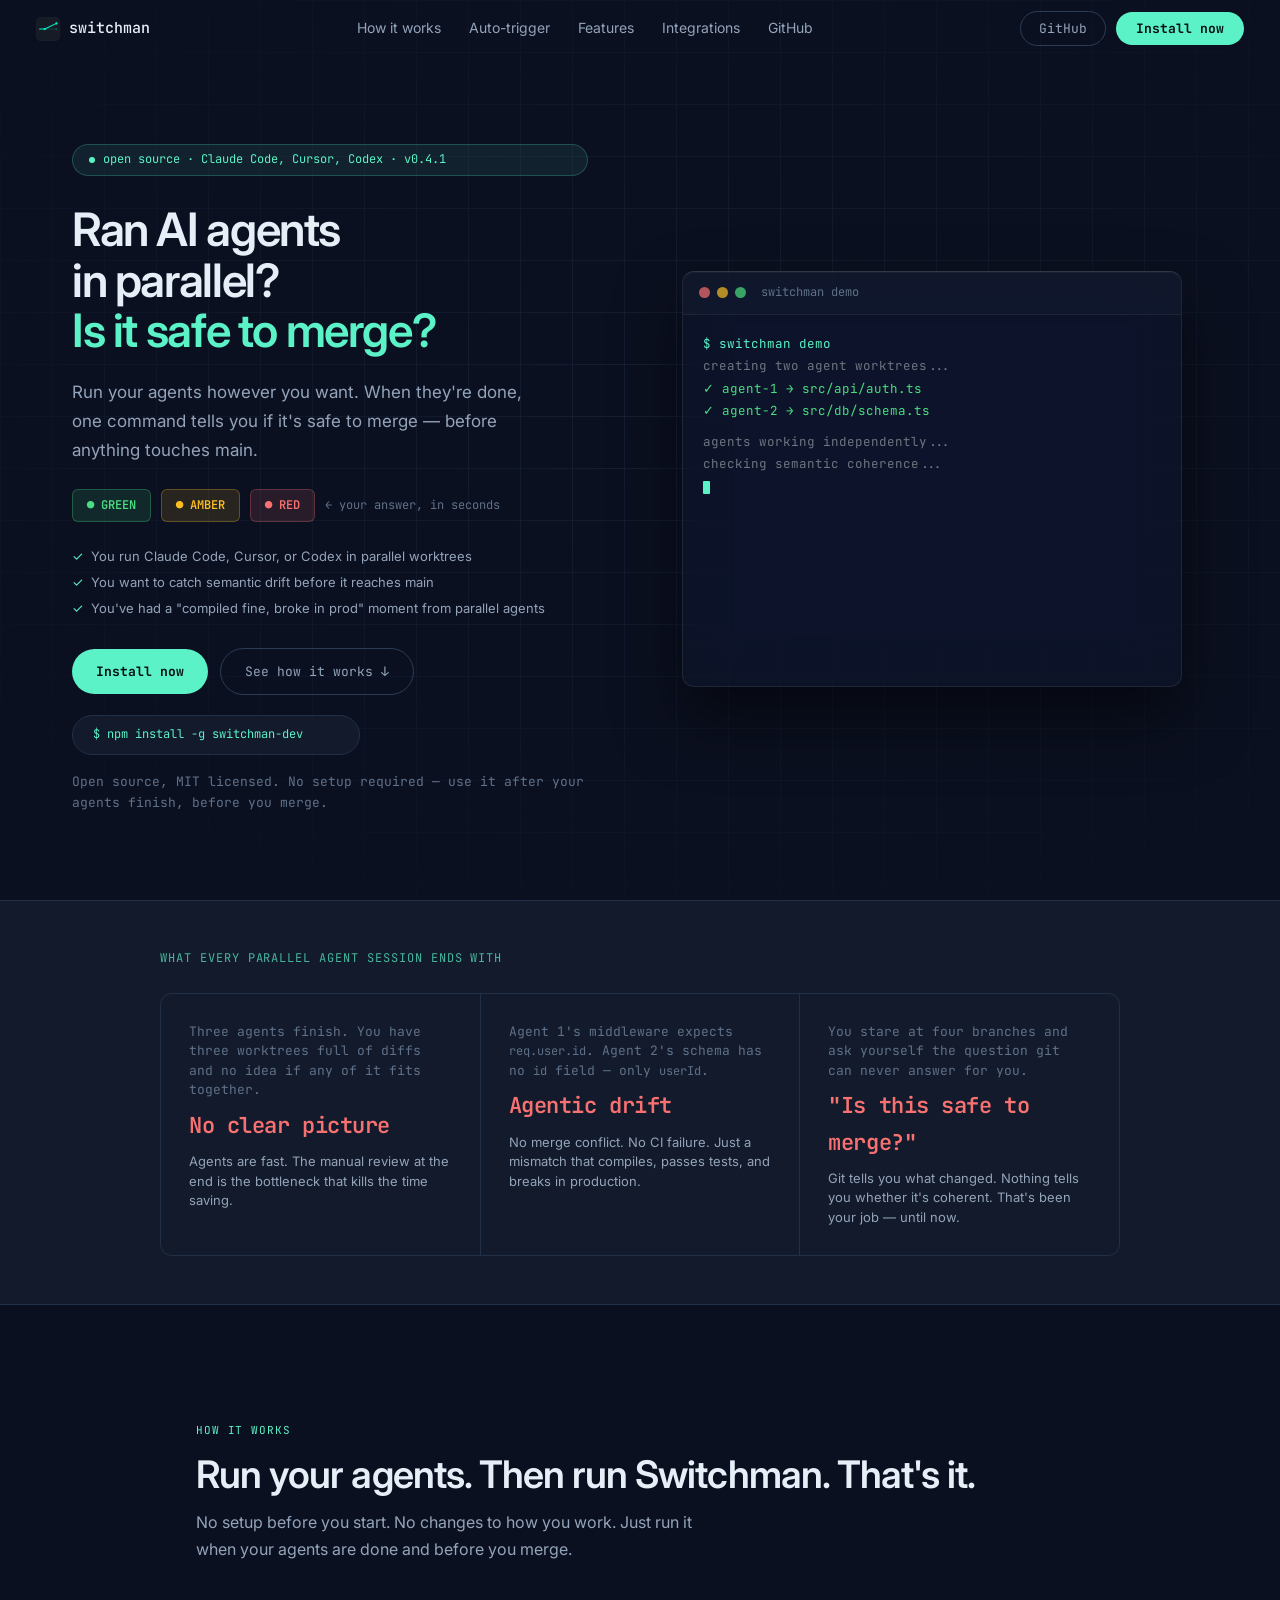
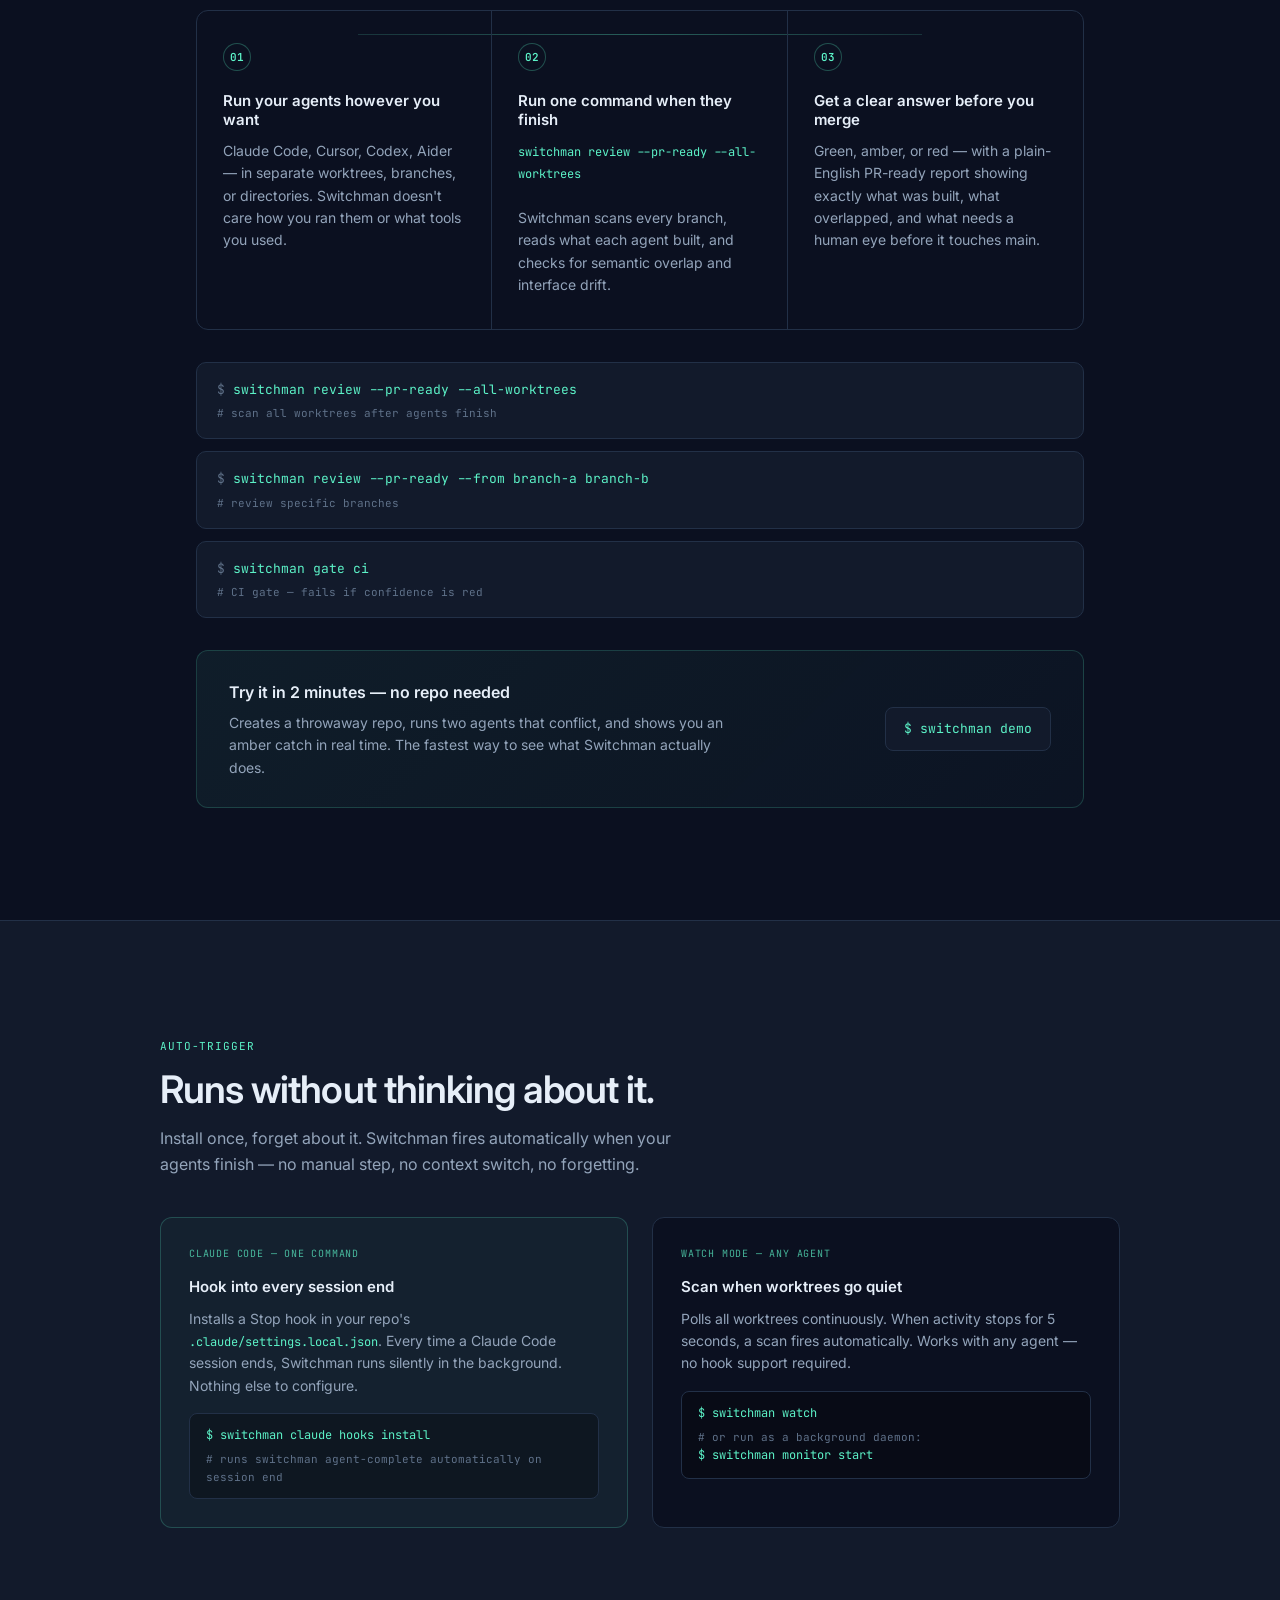
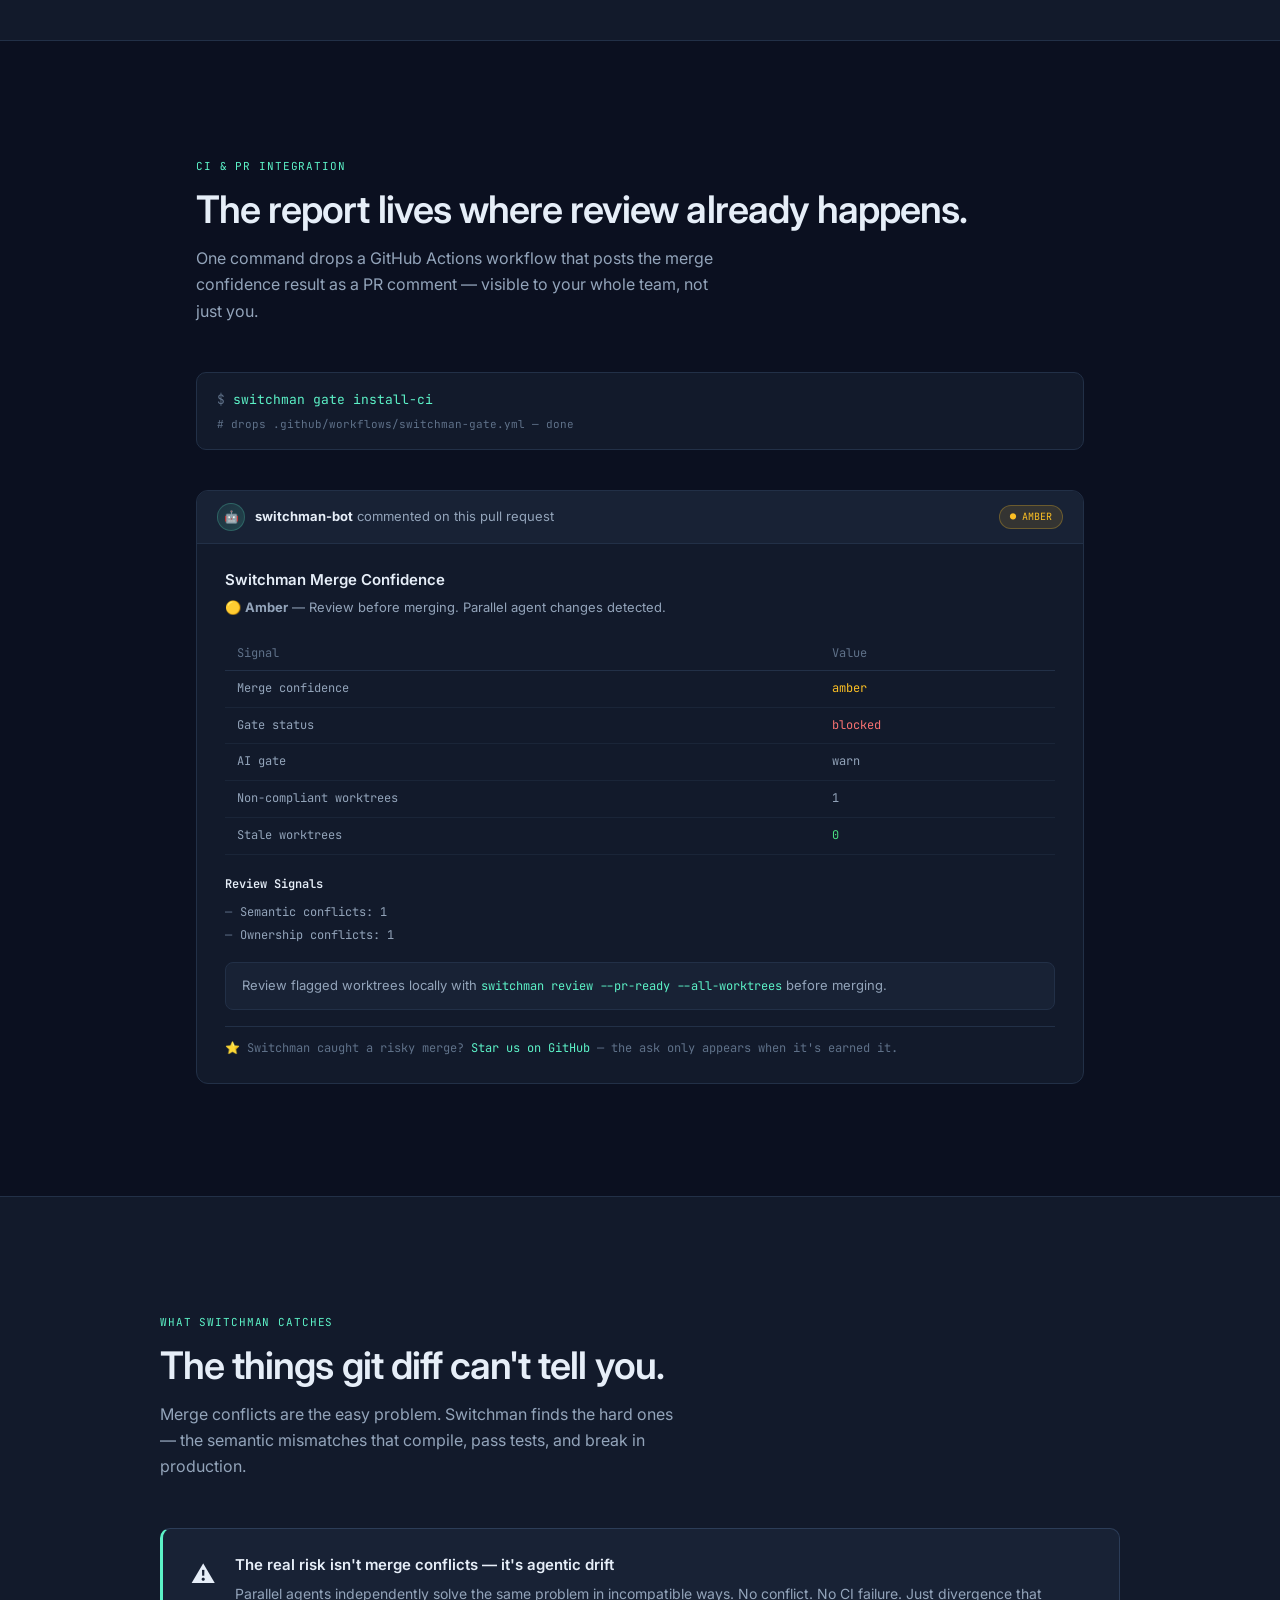
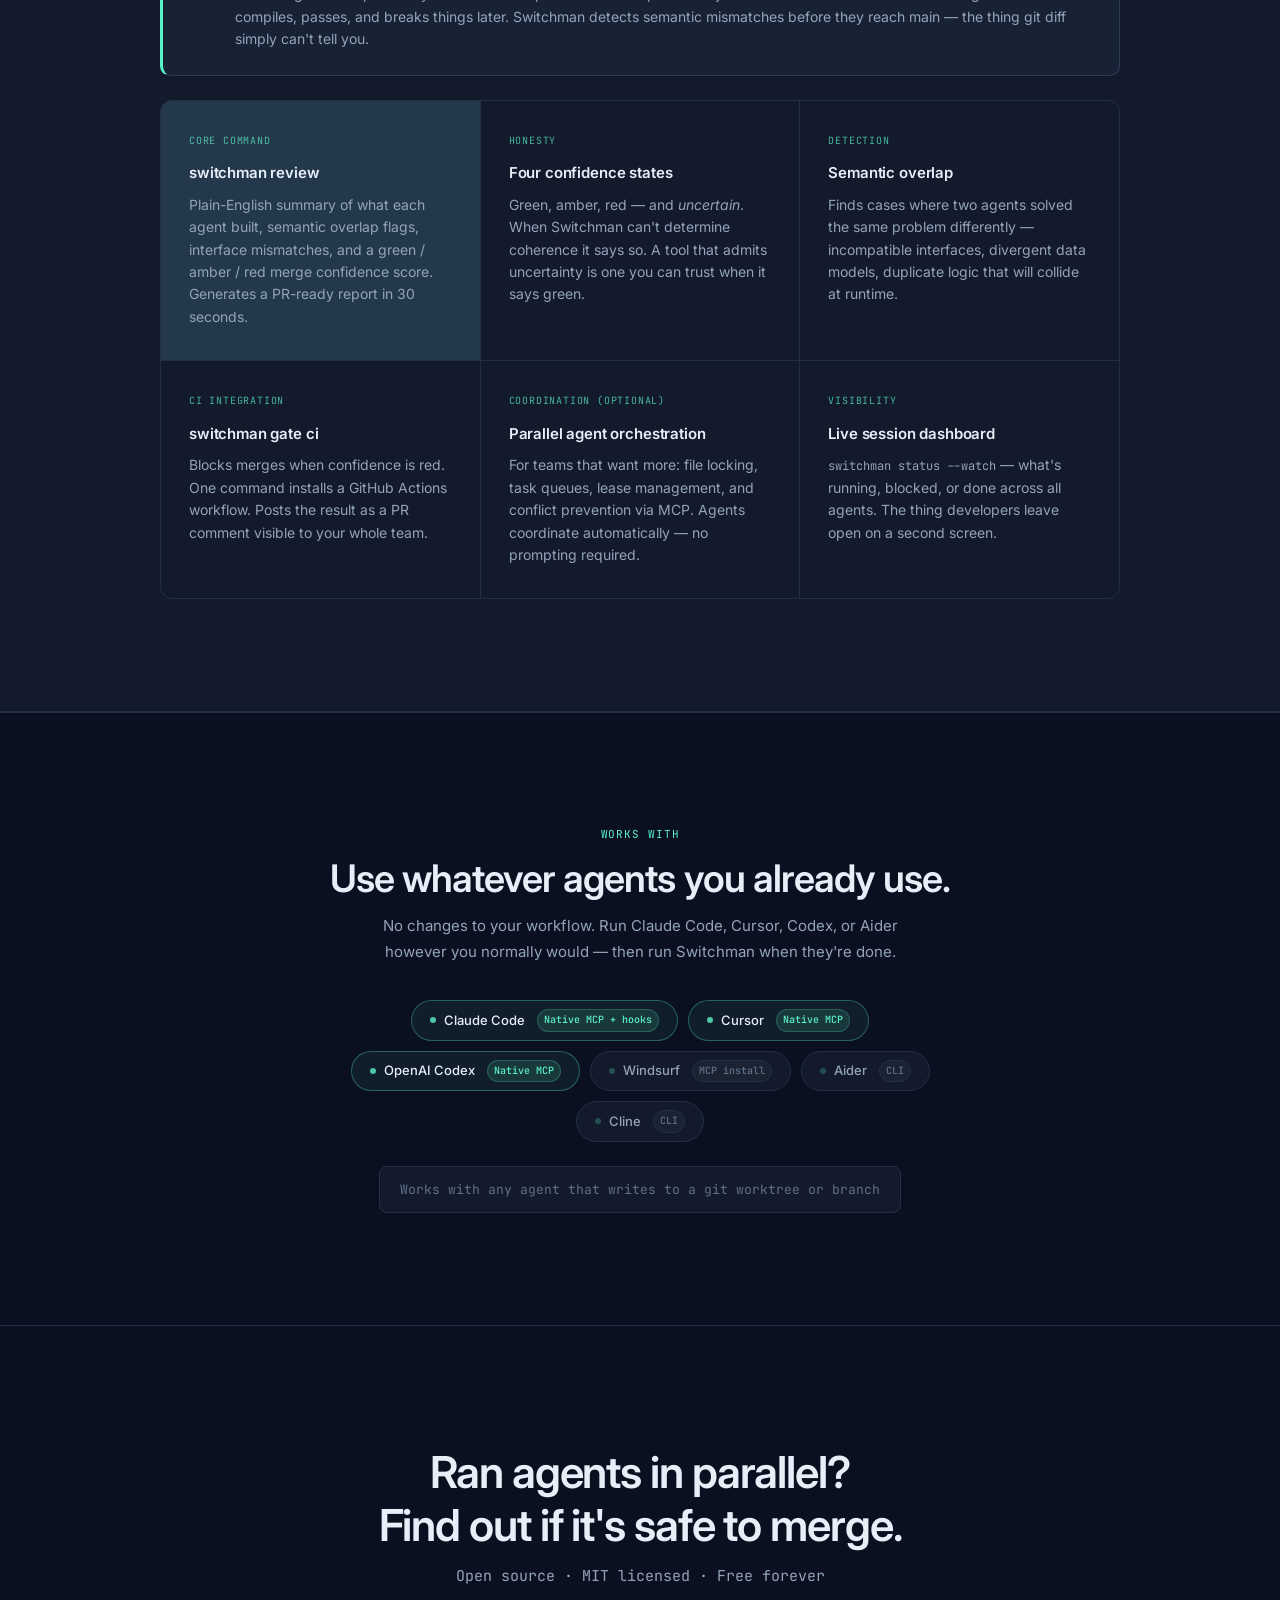
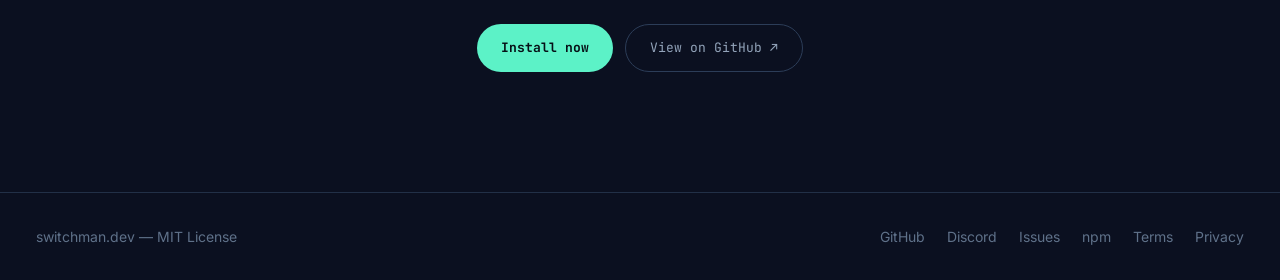
<file: index.html>
<!DOCTYPE html>
<html lang="en">
<head>
  <meta charset="UTF-8">
  <meta name="viewport" content="width=device-width, initial-scale=1.0">
  <link rel="sitemap" type="application/xml" href="/sitemap.xml">
  <title>Switchman — Is it safe to merge?</title>
  <meta name="description" content="Ran AI agents in parallel? Switchman scans every worktree, detects semantic overlap and interface drift, and gives you a green / amber / red merge confidence score before you touch main. Works with Claude Code, Cursor, Codex, and Aider.">
  <meta name="keywords" content="AI coding agents, Claude Code, parallel agents, multi-agent development, merge confidence, semantic overlap, interface drift, agentic drift, merge review, coding agent coordination, Cursor AI, AI developer tools, switchman, agentic coding, vibe coding">
  <link rel="canonical" href="https://switchman.dev/">

  <meta property="og:type" content="website">
  <meta property="og:url" content="https://switchman.dev/">
  <meta property="og:title" content="Switchman — Is it safe to merge?">
  <meta property="og:description" content="Run your agents. Then run switchman review --pr-ready --all-worktrees. Get a green / amber / red confidence score before anything touches main.">
  <meta property="og:image" content="https://switchman.dev/og-image.png">
  <meta property="og:site_name" content="Switchman">

  <meta name="twitter:card" content="summary_large_image">
  <meta name="twitter:site" content="@switchman_dev">
  <meta name="twitter:title" content="Switchman — Is it safe to merge?">
  <meta name="twitter:description" content="Ran AI agents in parallel? Find out if it's safe to merge — before you break main. Works with Claude Code, Cursor, Codex, and Aider.">
  <meta name="twitter:image" content="https://switchman.dev/og-image.png">

  <script type="application/ld+json">
  {
    "@context": "https://schema.org",
    "@type": "SoftwareApplication",
    "name": "Switchman",
    "url": "https://switchman.dev",
    "description": "Switchman scans your parallel agent worktrees, detects semantic overlap and interface drift, and gives you a green / amber / red merge confidence score before you touch main.",
    "applicationCategory": "DeveloperApplication",
    "operatingSystem": "macOS, Linux, Windows",
    "offers": {
      "@type": "Offer",
      "price": "0",
      "priceCurrency": "USD",
      "name": "Open source — free forever"
    },
    "softwareVersion": "0.2.0",
    "downloadUrl": "https://www.npmjs.com/package/switchman-dev",
    "codeRepository": "https://github.com/switchman-dev/switchman",
    "license": "https://opensource.org/licenses/MIT",
    "author": { "@type": "Organization", "name": "Recio Ltd", "url": "https://switchman.dev" },
    "keywords": "AI coding agents, Claude Code, parallel agents, merge confidence, semantic overlap, interface drift, agentic coding, vibe coding"
  }
  </script>

  <link rel="preconnect" href="https://fonts.googleapis.com">
  <link rel="preconnect" href="https://fonts.gstatic.com" crossorigin>
  <link href="https://fonts.googleapis.com/css2?family=JetBrains+Mono:wght@300;400;500;600&family=Inter:wght@300;400;500;600&display=swap" rel="stylesheet">
  <link rel="icon" type="image/svg+xml" href="/switchman-logo.svg">

<style>
  *, *::before, *::after { box-sizing: border-box; margin: 0; padding: 0; }
  :root {
    --bg:#0b1020; --bg-card:#121a2b; --bg-raised:#182235; --bg-input:#0f1728;
    --border:#223047; --border-2:#2c3d58;
    --text:#e6eef8; --text-2:#93a4ba; --text-3:#5f7189;
    --accent:#5CF2C7; --accent-hover:#7EF7D3; --accent-soft:#CFFDF2;
    --accent-dim:rgba(92,242,199,0.08); --accent-glow:rgba(92,242,199,0.16); --accent-border:rgba(92,242,199,0.22);
    --green:#4ade80; --red:#f87171; --amber:#fbbf24; --blue:#7dd3fc;
    --mono:'JetBrains Mono','Fira Code',monospace; --sans:'Inter',system-ui,sans-serif;
  }
  html { scroll-behavior: smooth; }
  body { background:var(--bg); color:var(--text); font-family:var(--sans); font-size:15px; line-height:1.65; overflow-x:hidden; -webkit-font-smoothing:antialiased; }

  /* NAV */
  nav { position:fixed; top:0; left:0; right:0; z-index:100; height:58px; display:flex; align-items:center; justify-content:space-between; padding:0 36px; border-bottom:1px solid transparent; transition:background 0.3s,border-color 0.3s; }
  nav.scrolled { background:rgba(11,16,32,0.65); border-bottom:1px solid rgba(255,255,255,0.08); backdrop-filter:blur(24px) saturate(180%); -webkit-backdrop-filter:blur(24px) saturate(180%); box-shadow:0 4px 24px rgba(0,0,0,0.2); }
  .logo { font-family:var(--mono); font-size:15px; font-weight:500; color:var(--text); text-decoration:none; display:flex; align-items:center; gap:9px; }
  .nav-center { display:flex; gap:28px; list-style:none; }
  .nav-center a { color:var(--text-2); text-decoration:none; font-size:14px; transition:color 0.15s; }
  .nav-center a:hover { color:var(--text); }
  .nav-end { display:flex; gap:10px; align-items:center; }
  .btn-nav-ghost { color:var(--text-2); text-decoration:none; font-size:13px; font-family:var(--mono); border:1px solid var(--border-2); padding:6px 18px; border-radius:99px; display:flex; align-items:center; gap:6px; transition:color 0.15s,border-color 0.15s,background 0.15s; }
  .btn-nav-ghost:hover { color:var(--text); border-color:var(--accent-border); background:rgba(255,255,255,0.02); }
  .btn-nav-solid { background:var(--accent); color:#061016; font-size:13px; font-family:var(--mono); font-weight:700; padding:6px 20px; border-radius:99px; text-decoration:none; transition:background 0.15s; }
  .btn-nav-solid:hover { background:var(--accent-hover); }

  /* HERO */
  .hero { min-height:100vh; display:grid; grid-template-columns:1fr 1fr; padding-top:58px; position:relative; overflow:hidden; }
  .hero::before { content:''; position:absolute; inset:0; background-image:linear-gradient(rgba(34,48,71,0.48) 1px,transparent 1px),linear-gradient(90deg,rgba(34,48,71,0.48) 1px,transparent 1px); background-size:52px 52px; mask-image:radial-gradient(ellipse 75% 65% at 55% 45%,black 0%,transparent 100%); pointer-events:none; }
  .hero-left { display:flex; flex-direction:column; justify-content:center; padding:80px 52px 80px 72px; position:relative; z-index:2; }
  .hero-right { display:flex; align-items:center; justify-content:center; padding:80px 72px 80px 16px; position:relative; z-index:2; min-height:0; }

  /* TERMINAL */
  .terminal-card { width:100%; height:416px; max-width:500px; background:rgba(18,26,43,0.45); backdrop-filter:blur(28px) saturate(160%); -webkit-backdrop-filter:blur(28px) saturate(160%); border:1px solid rgba(255,255,255,0.08); border-top:1px solid rgba(255,255,255,0.15); border-radius:12px; overflow:hidden; display:flex; flex-direction:column; box-shadow:0 32px 64px rgba(0,0,0,0.5),inset 0 1px 0 rgba(255,255,255,0.05); }
  .term-bar { flex:0 0 auto; background:rgba(24,34,53,0.35); border-bottom:1px solid rgba(255,255,255,0.06); padding:11px 16px; display:flex; align-items:center; gap:7px; }
  .term-body { flex:1 1 auto; min-height:0; padding:18px 20px; font-family:var(--mono); font-size:12.5px; line-height:1.8; overflow-y:auto; overflow-x:hidden; }
  .tdot { width:11px; height:11px; border-radius:50%; }
  .tdot-r { background:#f87171; opacity:.7; } .tdot-y { background:#fbbf24; opacity:.7; } .tdot-g { background:#4ade80; opacity:.7; }
  .term-label { margin-left:8px; font-family:var(--mono); font-size:12px; color:var(--text-3); }
  .term-line { display:flex; gap:8px; }
  .tl-time { color:var(--text-3); min-width:44px; font-size:11px; padding-top:1px; }
  .tl-agent { font-weight:500; min-width:72px; }
  .tl-agent.sys { color:var(--text-3); }
  .tl-msg { color:var(--text-2); } .tl-ok { color:var(--green); } .tl-warn { color:var(--amber); } .tl-info { color:var(--accent); } .tl-red { color:var(--red); }
  .tl-cursor { display:inline-block; width:7px; height:13px; background:var(--accent); animation:blink 1.1s step-end infinite; vertical-align:middle; border-radius:1px; }
  @keyframes blink { 0%,100%{opacity:1} 50%{opacity:0} }

  /* HERO TEXT */
  .hero-kicker { display:inline-flex; align-items:center; gap:8px; background:var(--accent-dim); border:1px solid var(--accent-border); border-radius:99px; padding:5px 16px; font-size:12px; font-family:var(--mono); color:var(--accent); margin-bottom:28px; opacity:0; animation:up 0.5s ease forwards 0.05s; }
  .kicker-dot { width:6px; height:6px; border-radius:50%; background:var(--accent); animation:pulse 2.4s ease infinite; }
  @keyframes pulse { 0%,100%{opacity:1;transform:scale(1)} 50%{opacity:.55;transform:scale(.85)} }
  .hero h1 { font-size:clamp(28px,3.6vw,56px); font-weight:600; line-height:1.1; letter-spacing:-0.03em; color:var(--text); margin-bottom:22px; opacity:0; animation:up 0.5s ease forwards 0.15s; }
  .hero h1 em { font-style:normal; color:var(--accent); }
  .hero-sub { font-size:clamp(14px,1.5vw,17px); color:var(--text-2); line-height:1.7; max-width:460px; margin-bottom:24px; opacity:0; animation:up 0.5s ease forwards 0.25s; }

  /* CONFIDENCE BADGE */
  .confidence-row { display:flex; gap:10px; align-items:center; margin-bottom:24px; opacity:0; animation:up 0.5s ease forwards 0.28s; flex-wrap:wrap; }
  .conf-badge { display:inline-flex; align-items:center; gap:7px; font-family:var(--mono); font-size:12px; font-weight:600; border-radius:6px; padding:6px 14px; }
  .conf-green { background:rgba(74,222,128,0.12); border:1px solid rgba(74,222,128,0.28); color:var(--green); }
  .conf-amber { background:rgba(251,191,36,0.12); border:1px solid rgba(251,191,36,0.28); color:var(--amber); }
  .conf-red   { background:rgba(248,113,113,0.12); border:1px solid rgba(248,113,113,0.28); color:var(--red); }
  .conf-label { font-size:12px; color:var(--text-3); font-family:var(--mono); }

  /* FOR ME FILTER */
  .for-me { opacity:0; animation:up 0.5s ease forwards 0.32s; margin-bottom:24px; }
  .for-me-item { font-size:13px; color:var(--text-2); display:flex; align-items:flex-start; gap:7px; line-height:1.6; margin-bottom:5px; }
  .for-me-check { color:var(--accent); flex-shrink:0; }

  /* HERO ACTIONS */
  .hero-actions { display:flex; gap:12px; flex-wrap:wrap; align-items:center; margin-bottom:20px; opacity:0; animation:up 0.5s ease forwards 0.38s; }
  .btn-cta { background:var(--accent); color:#061016; font-family:var(--mono); font-size:13px; font-weight:700; padding:12px 24px; border-radius:99px; text-decoration:none; display:inline-flex; align-items:center; gap:8px; transition:background 0.15s; border:none; cursor:pointer; }
  .btn-cta:hover { background:var(--accent-hover); }
  .btn-outline { background:transparent; color:var(--text-2); font-family:var(--mono); font-size:13px; padding:12px 24px; border-radius:99px; text-decoration:none; display:inline-flex; align-items:center; gap:8px; border:1px solid var(--border-2); transition:color 0.15s,border-color 0.15s,background 0.15s; }
  .btn-outline:hover { color:var(--text); border-color:var(--accent-border); background:rgba(255,255,255,0.02); }

  .hero-install { display:flex; align-items:center; gap:12px; flex-wrap:wrap; opacity:0; animation:up 0.5s ease forwards 0.48s; }
  .install-cmd { background:var(--bg-card); border:1px solid var(--border); border-radius:99px; padding:9px 20px; font-family:var(--mono); font-size:12px; color:var(--accent); cursor:pointer; transition:border-color 0.15s,color 0.15s; user-select:none; display:flex; align-items:center; gap:12px; max-width:100%; }
  .install-cmd span:first-child { white-space:nowrap; overflow:hidden; text-overflow:ellipsis; }
  .install-cmd:hover { border-color:var(--accent-border); }
  .install-cmd.copied { border-color:var(--green); color:var(--green); }
  .copy-hint { font-size:10px; color:var(--text-3); opacity:0; transition:opacity 0.15s; flex-shrink:0; }
  .install-cmd:hover .copy-hint { opacity:1; }
  .hero-pro-note { opacity:0; animation:up 0.5s ease forwards 0.54s; font-size:13px; color:var(--text-3); font-family:var(--mono); margin-top:16px; }

  /* MOBILE TERMINAL */
  .hero-terminal-mobile { display:none; padding:24px 20px 0; }
  .hero-terminal-mobile .terminal-card { max-width:100%; height:320px; }

  /* PAIN SECTION */
  .pain-banner { background:var(--bg-card); border-top:1px solid var(--border); border-bottom:1px solid var(--border); padding:48px 36px; }
  .pain-inner { max-width:960px; margin:0 auto; }
  .pain-headline { font-family:var(--mono); font-size:12px; letter-spacing:0.08em; text-transform:uppercase; color:var(--accent); opacity:0.72; margin-bottom:24px; }
  .pain-grid { display:grid; grid-template-columns:repeat(3,1fr); gap:1px; background:var(--border); border:1px solid var(--border); border-radius:12px; overflow:hidden; }
  .pain-stat { background:var(--bg-card); padding:28px; display:flex; flex-direction:column; gap:8px; }
  .pain-stat-scenario { font-size:13px; color:var(--text-3); font-family:var(--mono); line-height:1.5; }
  .pain-stat-impact { font-family:var(--mono); font-size:22px; font-weight:600; color:var(--red); letter-spacing:-0.02em; }
  .pain-stat-label { font-size:13px; color:var(--text-2); line-height:1.5; }

  /* DRIFT CALLOUT */
  .drift-callout { margin-top:48px; background:var(--bg-raised); border:1px solid var(--border-2); border-left:3px solid var(--accent); border-radius:10px; padding:24px 28px; display:grid; grid-template-columns:auto 1fr; gap:20px; align-items:start; }
  .drift-icon { font-size:24px; padding-top:2px; }
  .drift-callout h4 { font-size:15px; font-weight:600; color:var(--text); margin-bottom:6px; }
  .drift-callout p  { font-size:14px; color:var(--text-2); line-height:1.6; }

  /* SECTIONS */
  .section { max-width:960px; margin:0 auto; padding:112px 36px; }
  .section-header { margin-bottom:48px; }
  .tag { display:inline-block; font-family:var(--mono); font-size:11px; color:var(--accent); letter-spacing:0.08em; text-transform:uppercase; margin-bottom:12px; }
  h2 { font-size:clamp(24px,3vw,38px); font-weight:600; letter-spacing:-0.025em; color:var(--text); line-height:1.2; margin-bottom:12px; }
  .section-sub { font-size:16px; color:var(--text-2); max-width:520px; line-height:1.65; margin-bottom:16px; }
  .text-link { display:inline-flex; align-items:center; gap:6px; color:var(--accent); font-size:15px; font-weight:500; text-decoration:none; transition:gap 0.2s ease,opacity 0.2s ease; }
  .text-link:hover { gap:10px; opacity:0.85; }

  /* STEPS */
  .steps-grid { display:grid; grid-template-columns:repeat(3,1fr); border:1px solid var(--border); border-radius:12px; overflow:hidden; position:relative; }
  .steps-grid::before { content:''; position:absolute; top:23px; left:calc(16.6% + 14px); right:calc(16.6% + 14px); height:1px; background:linear-gradient(90deg,rgba(92,242,199,0.16) 0%,rgba(92,242,199,0.34) 50%,rgba(92,242,199,0.16) 100%); pointer-events:none; }
  .step-card { padding:32px 26px; border-right:1px solid var(--border); transition:background 0.15s; position:relative; z-index:1; }
  .step-card:last-child { border-right:none; }
  .step-card:hover { background:var(--bg-card); }
  .step-n { width:28px; height:28px; border-radius:50%; border:1px solid rgba(92,242,199,0.28); background:var(--bg); display:flex; align-items:center; justify-content:center; font-family:var(--mono); font-size:11px; color:var(--accent); font-weight:600; margin-bottom:20px; }
  .step-card h3 { font-size:15px; font-weight:600; color:var(--text); margin-bottom:10px; line-height:1.3; }
  .step-card p  { font-size:14px; color:var(--text-2); line-height:1.6; }

  /* COMMAND SHOWCASE */
  .cmd-showcase { margin-top:32px; display:flex; flex-direction:column; gap:12px; }
  .cmd-block { background:var(--bg-card); border:1px solid var(--border); border-radius:10px; padding:16px 20px; font-family:var(--mono); font-size:13px; }
  .cmd-block .prompt { color:var(--text-3); }
  .cmd-block .cmd { color:var(--accent); }
  .cmd-block .comment { color:var(--text-3); font-size:11px; margin-top:4px; }

  /* DEMO BANNER */
  .demo-banner { background:linear-gradient(135deg,rgba(92,242,199,0.06) 0%,rgba(92,242,199,0.02) 100%); border:1px solid rgba(92,242,199,0.18); border-radius:12px; padding:28px 32px; display:flex; align-items:center; justify-content:space-between; gap:24px; margin-top:32px; flex-wrap:wrap; }
  .demo-banner-text h3 { font-size:16px; font-weight:600; color:var(--text); margin-bottom:6px; }
  .demo-banner-text p  { font-size:14px; color:var(--text-2); line-height:1.6; max-width:500px; }
  .demo-cmd { font-family:var(--mono); font-size:13px; background:var(--bg-card); border:1px solid var(--border); border-radius:8px; padding:10px 18px; color:var(--accent); white-space:nowrap; }

  /* AUTO-TRIGGER SECTION */
  .autotrigger-section { background:var(--bg-card); border-top:1px solid var(--border); border-bottom:1px solid var(--border); padding:112px 36px; }
  .autotrigger-inner { max-width:960px; margin:0 auto; }
  .autotrigger-grid { display:grid; grid-template-columns:1fr 1fr; gap:24px; margin-top:40px; }
  .trigger-card { background:var(--bg); border:1px solid var(--border); border-radius:12px; padding:28px; }
  .trigger-card.featured { border-color:rgba(92,242,199,0.22); background:rgba(92,242,199,0.03); }
  .trigger-card-tag { font-family:var(--mono); font-size:10px; letter-spacing:0.08em; text-transform:uppercase; color:var(--accent); opacity:0.72; margin-bottom:12px; }
  .trigger-card h3 { font-size:15px; font-weight:600; color:var(--text); margin-bottom:8px; }
  .trigger-card p  { font-size:14px; color:var(--text-2); line-height:1.6; margin-bottom:16px; }
  .trigger-cmd-block { background:rgba(0,0,0,0.3); border:1px solid var(--border); border-radius:8px; padding:12px 16px; font-family:var(--mono); font-size:12px; color:var(--accent); }
  .trigger-cmd-block .tc-comment { color:var(--text-3); font-size:11px; margin-top:4px; }

  /* PR COMMENT PREVIEW */
  .pr-section { max-width:960px; margin:0 auto; padding:112px 36px; }
  .pr-preview { margin-top:40px; background:var(--bg-card); border:1px solid var(--border); border-radius:12px; overflow:hidden; }
  .pr-preview-bar { background:var(--bg-raised); border-bottom:1px solid var(--border); padding:12px 20px; display:flex; align-items:center; gap:10px; }
  .pr-preview-bar-avatar { width:28px; height:28px; border-radius:50%; background:linear-gradient(135deg,var(--accent-dim),var(--accent-glow)); border:1px solid var(--accent-border); display:flex; align-items:center; justify-content:center; font-size:12px; }
  .pr-preview-bar-label { font-size:13px; color:var(--text-2); }
  .pr-preview-bar-label strong { color:var(--text); }
  .pr-preview-bar-badge { margin-left:auto; font-family:var(--mono); font-size:10px; padding:3px 10px; border-radius:99px; }
  .pr-preview-bar-badge.amber { background:rgba(251,191,36,0.12); border:1px solid rgba(251,191,36,0.28); color:var(--amber); }
  .pr-preview-body { padding:24px 28px; }
  .pr-preview-body h4 { font-size:15px; font-weight:600; color:var(--text); margin-bottom:4px; }
  .pr-preview-body .pr-summary { font-size:13px; color:var(--text-2); margin-bottom:20px; }
  .pr-table { width:100%; border-collapse:collapse; font-family:var(--mono); font-size:12px; margin-bottom:20px; }
  .pr-table th { text-align:left; color:var(--text-3); font-weight:400; padding:6px 12px; border-bottom:1px solid var(--border); }
  .pr-table td { padding:8px 12px; border-bottom:1px solid rgba(34,48,71,0.5); color:var(--text-2); }
  .pr-table td.amber { color:var(--amber); }
  .pr-table td.green { color:var(--green); }
  .pr-signals { margin-bottom:16px; }
  .pr-signals h5 { font-size:12px; font-weight:600; color:var(--text); margin-bottom:8px; font-family:var(--mono); }
  .pr-signal-item { font-size:12px; color:var(--text-2); font-family:var(--mono); margin-bottom:4px; display:flex; gap:8px; }
  .pr-signal-item::before { content:'—'; color:var(--text-3); }
  .pr-next { font-size:13px; color:var(--text-2); background:var(--bg-raised); border:1px solid var(--border); border-radius:8px; padding:12px 16px; margin-bottom:16px; }
  .pr-next code { font-family:var(--mono); font-size:12px; color:var(--accent); }
  .pr-star { font-size:12px; color:var(--text-3); font-family:var(--mono); border-top:1px solid var(--border); padding-top:12px; margin-top:4px; }
  .pr-star a { color:var(--accent); text-decoration:none; }

  /* FEATURES */
  .features-bg { background:var(--bg-card); border-top:1px solid var(--border); border-bottom:1px solid var(--border); padding:112px 36px; }
  .features-inner { max-width:960px; margin:0 auto; }
  .features-grid { display:grid; grid-template-columns:repeat(3,1fr); gap:1px; background:var(--border); border:1px solid var(--border); border-radius:12px; overflow:hidden; margin-top:24px; }
  .feat { background:var(--bg-card); padding:32px 28px; transition:background 0.15s; }
  .feat:hover { background:var(--bg-raised); }
  .feat-tag { font-family:var(--mono); font-size:10px; letter-spacing:0.08em; text-transform:uppercase; color:var(--accent); opacity:0.72; margin-bottom:12px; }
  .feat h3 { font-size:15px; font-weight:600; color:var(--text); margin-bottom:8px; letter-spacing:-0.01em; }
  .feat p   { font-size:14px; color:var(--text-2); line-height:1.6; }
  .feat-highlight { border-color:rgba(92,242,199,0.2); background:rgba(92,242,199,0.04); }
  .feat-highlight:hover { background:rgba(92,242,199,0.07); }

  /* EDITORS */
  .editors-strip { border-top:1px solid var(--border); padding:112px 36px; }
  .editors-inner { max-width:640px; margin:0 auto; display:flex; flex-direction:column; align-items:center; text-align:center; }
  .editors-note { font-size:15px; color:var(--text-2); line-height:1.7; margin:0 auto 36px; max-width:540px; }
  .editors-pills { display:flex; gap:10px; flex-wrap:wrap; justify-content:center; }
  .pill { background:var(--bg-card); border:1px solid var(--border); border-radius:99px; padding:8px 18px; font-size:13px; font-weight:500; color:var(--text-2); display:flex; align-items:center; gap:8px; transition:border-color 0.15s,color 0.15s,background 0.15s; }
  .pill:hover { border-color:var(--accent-border); color:var(--text); background:rgba(255,255,255,0.02); }
  .pill-dot { width:6px; height:6px; border-radius:50%; background:var(--accent); opacity:0.8; }
  .pill-dot-dim { background:var(--accent); opacity:0.25; }
  .pill-featured { border-color:rgba(92,242,199,0.32); background:rgba(92,242,199,0.06); color:var(--text); }
  .pill-badge { font-size:10px; font-family:var(--mono); color:var(--accent); background:rgba(92,242,199,0.12); border:1px solid rgba(92,242,199,0.22); border-radius:99px; padding:2px 6px; margin-left:4px; }
  .pill-badge-cli { font-size:10px; font-family:var(--mono); color:var(--text-3); background:rgba(255,255,255,0.04); border:1px solid var(--border); border-radius:99px; padding:2px 6px; margin-left:4px; }
  .editors-agnostic { margin-top:24px; font-size:13px; color:var(--text-3); font-family:var(--mono); background:var(--bg-card); border:1px solid var(--border); border-radius:8px; padding:12px 20px; }

  /* CTA & FOOTER */
  .cta-section { border-top:1px solid var(--border); padding:120px 36px; text-align:center; position:relative; overflow:hidden; }
  .cta-section h2 { font-size:clamp(26px,4vw,44px); margin-bottom:12px; }
  .cta-section p  { color:var(--text-2); font-size:15px; font-family:var(--mono); margin-bottom:36px; }
  .cta-btns { display:flex; gap:12px; justify-content:center; flex-wrap:wrap; }
  footer { border-top:1px solid var(--border); padding:32px 36px; display:flex; justify-content:space-between; align-items:center; font-size:14px; color:var(--text-3); flex-wrap:wrap; gap:12px; }
  footer a { color:var(--text-3); text-decoration:none; transition:color 0.15s; }
  footer a:hover { color:var(--text-2); }
  .footer-links { display:flex; gap:22px; flex-wrap:wrap; }

  /* ANIMATIONS */
  .reveal { opacity:0; transform:translateY(18px); transition:opacity 0.6s ease,transform 0.6s ease; }
  .reveal.on { opacity:1; transform:translateY(0); }
  @keyframes up { from{opacity:0;transform:translateY(14px)} to{opacity:1;transform:translateY(0)} }

  /* RESPONSIVE */
  @media (max-width:860px) {
    .hero { grid-template-columns:1fr; }
    .hero-right { display:none; }
    .hero-terminal-mobile { display:block; }
    .hero-left { padding:80px 24px 40px; }
    .nav-center { display:none; }
    .autotrigger-grid { grid-template-columns:1fr; }
  }
  @media (max-width:700px) {
    .features-grid { grid-template-columns:1fr; }
    .steps-grid { grid-template-columns:1fr; }
    .steps-grid::before { display:none; }
    .step-card { border-right:none; border-bottom:1px solid var(--border); }
    .step-card:last-child { border-bottom:none; }
    .section,.features-bg,.editors-strip,.cta-section,.autotrigger-section,.pr-section { padding-left:20px; padding-right:20px; }
    footer { padding:28px 20px; }
    .drift-callout { grid-template-columns:1fr; }
    .pain-grid { grid-template-columns:1fr; }
    .pain-banner { padding:40px 20px; }
    .demo-banner { flex-direction:column; align-items:flex-start; }
  }
  @media (max-width:640px) {
    .btn-nav-solid { display:none; }
    nav { padding:0 20px; }
    .hero-terminal-mobile { padding:20px 20px 0; }
  }
  @media (max-width:480px) {
    .hero h1 { font-size:28px; }
    .confidence-row { gap:6px; }
  }

  ::-webkit-scrollbar { width:5px; }
  ::-webkit-scrollbar-track { background:var(--bg); }
  ::-webkit-scrollbar-thumb { background:var(--border-2); border-radius:99px; }
</style>
</head>
<body>

<nav id="nav" role="navigation" aria-label="Main navigation">
  <a href="/" class="logo" aria-label="Switchman home">
    <img src="switchman-logo.svg" width="24" height="24" alt="Switchman logo">
    switchman
  </a>
  <ul class="nav-center">
    <li><a href="#how">How it works</a></li>
    <li><a href="#auto">Auto-trigger</a></li>
    <li><a href="#features">Features</a></li>
    <li><a href="#integrations">Integrations</a></li>
    <li><a href="https://github.com/switchman-dev/switchman">GitHub</a></li>
  </ul>
  <div class="nav-end">
    <a href="https://github.com/switchman-dev/switchman" class="btn-nav-ghost" aria-label="View on GitHub">GitHub</a>
    <a href="https://npmjs.com/package/switchman-dev" class="btn-nav-solid">Install now</a>
  </div>
</nav>

<main>

<!-- ─── HERO ──────────────────────────────────────────────────────────────── -->
<section class="hero" id="demo" aria-label="Hero">
  <div class="hero-left">
    <div class="hero-kicker">
      <div class="kicker-dot"></div>
      open source · Claude Code, Cursor, Codex · v0.4.1
    </div>

    <h1>Ran AI agents<br>in parallel?<br><em>Is it safe to merge?</em></h1>

    <p class="hero-sub">Run your agents however you want. When they're done, one command tells you if it's safe to merge — before anything touches main.</p>

    <div class="confidence-row">
      <div class="conf-badge conf-green">● GREEN</div>
      <div class="conf-badge conf-amber">● AMBER</div>
      <div class="conf-badge conf-red">● RED</div>
      <span class="conf-label">← your answer, in seconds</span>
    </div>

    <div class="for-me">
      <div class="for-me-item"><span class="for-me-check">✓</span> You run Claude Code, Cursor, or Codex in parallel worktrees</div>
      <div class="for-me-item"><span class="for-me-check">✓</span> You want to catch semantic drift before it reaches main</div>
      <div class="for-me-item"><span class="for-me-check">✓</span> You've had a "compiled fine, broke in prod" moment from parallel agents</div>
    </div>

    <div class="hero-actions">
      <a href="https://npmjs.com/package/switchman-dev" class="btn-cta" aria-label="Install Switchman free from npm">Install now</a>
      <a href="#how" class="btn-outline">See how it works ↓</a>
    </div>

    <div class="hero-install">
      <div class="install-cmd" id="install-btn" onclick="copyInstall(this)" role="button" aria-label="Copy install command">
        <span>$ npm install -g switchman-dev</span>
        <span class="copy-hint" aria-hidden="true">copy</span>
      </div>
    </div>

    <p class="hero-pro-note">Open source, MIT licensed. No setup required — use it after your agents finish, before you merge.</p>
  </div>

  <div class="hero-right" aria-hidden="true">
    <div class="terminal-card" id="terminal-desktop">
      <div class="term-bar">
        <div class="tdot tdot-r"></div><div class="tdot tdot-y"></div><div class="tdot tdot-g"></div>
        <span class="term-label">switchman demo</span>
      </div>
      <div class="term-body">
        <div style="color:#5CF2C7;font-family:var(--mono);font-size:12.5px;line-height:1.8;">$ switchman demo</div>
        <div id="term-lines-desktop"></div>
        <div id="term-cursor-desktop" style="display:inline-block;width:7px;height:13px;background:#5CF2C7;border-radius:1px;vertical-align:middle;animation:blink 1.1s step-end infinite;"></div>
      </div>
    </div>
  </div>
</section>

<!-- Mobile terminal -->
<div class="hero-terminal-mobile reveal" aria-hidden="true">
  <div class="terminal-card" id="terminal-mobile">
    <div class="term-bar">
      <div class="tdot tdot-r"></div><div class="tdot tdot-y"></div><div class="tdot tdot-g"></div>
      <span class="term-label">switchman demo</span>
    </div>
    <div class="term-body">
      <div style="color:#5CF2C7;font-family:var(--mono);font-size:12.5px;line-height:1.8;">$ switchman demo</div>
      <div id="term-lines-mobile"></div>
      <div id="term-cursor-mobile" style="display:inline-block;width:7px;height:13px;background:#5CF2C7;border-radius:1px;vertical-align:middle;animation:blink 1.1s step-end infinite;"></div>
    </div>
  </div>
</div>

<!-- ─── PAIN POINTS ───────────────────────────────────────────────────────── -->
<div class="pain-banner reveal" role="region" aria-label="The problem Switchman solves">
  <div class="pain-inner">
    <div class="pain-headline">What every parallel agent session ends with</div>
    <div class="pain-grid">
      <div class="pain-stat">
        <div class="pain-stat-scenario">Three agents finish. You have three worktrees full of diffs and no idea if any of it fits together.</div>
        <div class="pain-stat-impact">No clear picture</div>
        <div class="pain-stat-label">Agents are fast. The manual review at the end is the bottleneck that kills the time saving.</div>
      </div>
      <div class="pain-stat">
        <div class="pain-stat-scenario">Agent 1's middleware expects <code style="font-family:var(--mono);font-size:12px;color:var(--text-3)">req.user.id</code>. Agent 2's schema has no <code style="font-family:var(--mono);font-size:12px;color:var(--text-3)">id</code> field — only <code style="font-family:var(--mono);font-size:12px;color:var(--text-3)">userId</code>.</div>
        <div class="pain-stat-impact">Agentic drift</div>
        <div class="pain-stat-label">No merge conflict. No CI failure. Just a mismatch that compiles, passes tests, and breaks in production.</div>
      </div>
      <div class="pain-stat">
        <div class="pain-stat-scenario">You stare at four branches and ask yourself the question git can never answer for you.</div>
        <div class="pain-stat-impact">"Is this safe to merge?"</div>
        <div class="pain-stat-label">Git tells you what changed. Nothing tells you whether it's coherent. That's been your job — until now.</div>
      </div>
    </div>
  </div>
</div>

<!-- ─── HOW IT WORKS ──────────────────────────────────────────────────────── -->
<section class="section reveal" id="how" aria-labelledby="how-heading">
  <div class="section-header">
    <span class="tag">How it works</span>
    <h2 id="how-heading">Run your agents. Then run Switchman. That's it.</h2>
    <p class="section-sub">No setup before you start. No changes to how you work. Just run it when your agents are done and before you merge.</p>
  </div>
  <div class="steps-grid">
    <div class="step-card">
      <div class="step-n">01</div>
      <h3>Run your agents however you want</h3>
      <p>Claude Code, Cursor, Codex, Aider — in separate worktrees, branches, or directories. Switchman doesn't care how you ran them or what tools you used.</p>
    </div>
    <div class="step-card">
      <div class="step-n">02</div>
      <h3>Run one command when they finish</h3>
      <p>
        <code style="font-family:var(--mono);font-size:12px;color:var(--accent)">switchman review --pr-ready --all-worktrees</code><br><br>
        Switchman scans every branch, reads what each agent built, and checks for semantic overlap and interface drift.
      </p>
    </div>
    <div class="step-card">
      <div class="step-n">03</div>
      <h3>Get a clear answer before you merge</h3>
      <p>Green, amber, or red — with a plain-English PR-ready report showing exactly what was built, what overlapped, and what needs a human eye before it touches main.</p>
    </div>
  </div>

  <div class="cmd-showcase">
    <div class="cmd-block">
      <div><span class="prompt">$</span> <span class="cmd">switchman review --pr-ready --all-worktrees</span></div>
      <div class="comment"># scan all worktrees after agents finish</div>
    </div>
    <div class="cmd-block">
      <div><span class="prompt">$</span> <span class="cmd">switchman review --pr-ready --from branch-a branch-b</span></div>
      <div class="comment"># review specific branches</div>
    </div>
    <div class="cmd-block">
      <div><span class="prompt">$</span> <span class="cmd">switchman gate ci</span></div>
      <div class="comment"># CI gate — fails if confidence is red</div>
    </div>
  </div>

  <!-- Try it in 2 minutes -->
  <div class="demo-banner">
    <div class="demo-banner-text">
      <h3>Try it in 2 minutes — no repo needed</h3>
      <p>Creates a throwaway repo, runs two agents that conflict, and shows you an amber catch in real time. The fastest way to see what Switchman actually does.</p>
    </div>
    <div class="demo-cmd">$ switchman demo</div>
  </div>
</section>

<!-- ─── AUTO-TRIGGER ──────────────────────────────────────────────────────── -->
<div class="autotrigger-section reveal" id="auto" role="region" aria-labelledby="auto-heading">
  <div class="autotrigger-inner">
    <div class="section-header" style="margin-bottom:0;">
      <span class="tag">Auto-trigger</span>
      <h2 id="auto-heading">Runs without thinking about it.</h2>
      <p class="section-sub" style="margin-bottom:0;">Install once, forget about it. Switchman fires automatically when your agents finish — no manual step, no context switch, no forgetting.</p>
    </div>
    <div class="autotrigger-grid">
      <div class="trigger-card featured">
        <div class="trigger-card-tag">Claude Code — one command</div>
        <h3>Hook into every session end</h3>
        <p>Installs a Stop hook in your repo's <code style="font-family:var(--mono);font-size:12px;color:var(--accent)">.claude/settings.local.json</code>. Every time a Claude Code session ends, Switchman runs silently in the background. Nothing else to configure.</p>
        <div class="trigger-cmd-block">
          $ switchman claude hooks install
          <div class="tc-comment"># runs switchman agent-complete automatically on session end</div>
        </div>
      </div>
      <div class="trigger-card">
        <div class="trigger-card-tag">Watch mode — any agent</div>
        <h3>Scan when worktrees go quiet</h3>
        <p>Polls all worktrees continuously. When activity stops for 5 seconds, a scan fires automatically. Works with any agent — no hook support required.</p>
        <div class="trigger-cmd-block">
          $ switchman watch
          <div class="tc-comment"># or run as a background daemon:</div>
          $ switchman monitor start
        </div>
      </div>
    </div>
  </div>
</div>

<!-- ─── PR COMMENT ────────────────────────────────────────────────────────── -->
<section class="pr-section reveal" id="ci" aria-labelledby="pr-heading">
  <div class="section-header">
    <span class="tag">CI &amp; PR integration</span>
    <h2 id="pr-heading">The report lives where review already happens.</h2>
    <p class="section-sub">One command drops a GitHub Actions workflow that posts the merge confidence result as a PR comment — visible to your whole team, not just you.</p>
  </div>

  <div class="cmd-showcase" style="margin-bottom:32px;">
    <div class="cmd-block">
      <div><span class="prompt">$</span> <span class="cmd">switchman gate install-ci</span></div>
      <div class="comment"># drops .github/workflows/switchman-gate.yml — done</div>
    </div>
  </div>

  <div class="pr-preview">
    <div class="pr-preview-bar">
      <div class="pr-preview-bar-avatar">🤖</div>
      <span class="pr-preview-bar-label"><strong>switchman-bot</strong> commented on this pull request</span>
      <span class="pr-preview-bar-badge amber">● AMBER</span>
    </div>
    <div class="pr-preview-body">
      <h4>Switchman Merge Confidence</h4>
      <p class="pr-summary">🟡 <strong>Amber</strong> — Review before merging. Parallel agent changes detected.</p>
      <table class="pr-table">
        <tr><th>Signal</th><th>Value</th></tr>
        <tr><td>Merge confidence</td><td class="amber">amber</td></tr>
        <tr><td>Gate status</td><td class="tl-red" style="color:var(--red)">blocked</td></tr>
        <tr><td>AI gate</td><td>warn</td></tr>
        <tr><td>Non-compliant worktrees</td><td>1</td></tr>
        <tr><td>Stale worktrees</td><td class="green">0</td></tr>
      </table>
      <div class="pr-signals">
        <h5>Review Signals</h5>
        <div class="pr-signal-item">Semantic conflicts: 1</div>
        <div class="pr-signal-item">Ownership conflicts: 1</div>
      </div>
      <div class="pr-next">
        Review flagged worktrees locally with <code>switchman review --pr-ready --all-worktrees</code> before merging.
      </div>
      <div class="pr-star">⭐ Switchman caught a risky merge? <a href="https://github.com/switchman-dev/switchman">Star us on GitHub</a> — the ask only appears when it's earned it.</div>
    </div>
  </div>
</section>

<!-- ─── FEATURES ──────────────────────────────────────────────────────────── -->
<div class="features-bg reveal" id="features" role="region" aria-labelledby="features-heading">
  <div class="features-inner">
    <div class="section-header" style="margin-bottom:0;">
      <span class="tag">What Switchman catches</span>
      <h2 id="features-heading">The things git diff can't tell you.</h2>
      <p class="section-sub" style="margin-bottom:0;">Merge conflicts are the easy problem. Switchman finds the hard ones — the semantic mismatches that compile, pass tests, and break in production.</p>
    </div>

    <div class="drift-callout">
      <div class="drift-icon">⚠</div>
      <div>
        <h4>The real risk isn't merge conflicts — it's agentic drift</h4>
        <p>Parallel agents independently solve the same problem in incompatible ways. No conflict. No CI failure. Just divergence that compiles, passes, and breaks things later. Switchman detects semantic mismatches before they reach main — the thing git diff simply can't tell you.</p>
      </div>
    </div>

    <div class="features-grid">
      <div class="feat feat-highlight">
        <div class="feat-tag">Core command</div>
        <h3>switchman review</h3>
        <p>Plain-English summary of what each agent built, semantic overlap flags, interface mismatches, and a green / amber / red merge confidence score. Generates a PR-ready report in 30 seconds.</p>
      </div>
      <div class="feat">
        <div class="feat-tag">Honesty</div>
        <h3>Four confidence states</h3>
        <p>Green, amber, red — and <em>uncertain</em>. When Switchman can't determine coherence it says so. A tool that admits uncertainty is one you can trust when it says green.</p>
      </div>
      <div class="feat">
        <div class="feat-tag">Detection</div>
        <h3>Semantic overlap</h3>
        <p>Finds cases where two agents solved the same problem differently — incompatible interfaces, divergent data models, duplicate logic that will collide at runtime.</p>
      </div>
      <div class="feat">
        <div class="feat-tag">CI integration</div>
        <h3>switchman gate ci</h3>
        <p>Blocks merges when confidence is red. One command installs a GitHub Actions workflow. Posts the result as a PR comment visible to your whole team.</p>
      </div>
      <div class="feat">
        <div class="feat-tag">Coordination (optional)</div>
        <h3>Parallel agent orchestration</h3>
        <p>For teams that want more: file locking, task queues, lease management, and conflict prevention via MCP. Agents coordinate automatically — no prompting required.</p>
      </div>
      <div class="feat">
        <div class="feat-tag">Visibility</div>
        <h3>Live session dashboard</h3>
        <p><code style="font-family:var(--mono);font-size:12px">switchman status --watch</code> — what's running, blocked, or done across all agents. The thing developers leave open on a second screen.</p>
      </div>
    </div>
  </div>
</div>

<!-- ─── INTEGRATIONS ──────────────────────────────────────────────────────── -->
<section class="editors-strip reveal" id="integrations" aria-labelledby="integrations-heading">
  <div class="editors-inner">
    <span class="tag">Works with</span>
    <h2 id="integrations-heading">Use whatever agents you already use.</h2>
    <p class="editors-note">No changes to your workflow. Run Claude Code, Cursor, Codex, or Aider however you normally would — then run Switchman when they're done.</p>
    <div class="editors-pills">
      <div class="pill pill-featured"><span class="pill-dot"></span>Claude Code <span class="pill-badge">Native MCP + hooks</span></div>
      <div class="pill pill-featured"><span class="pill-dot"></span>Cursor <span class="pill-badge">Native MCP</span></div>
      <div class="pill pill-featured"><span class="pill-dot"></span>OpenAI Codex <span class="pill-badge">Native MCP</span></div>
      <div class="pill"><span class="pill-dot pill-dot-dim"></span>Windsurf <span class="pill-badge-cli">MCP install</span></div>
      <div class="pill"><span class="pill-dot pill-dot-dim"></span>Aider <span class="pill-badge-cli">CLI</span></div>
      <div class="pill"><span class="pill-dot pill-dot-dim"></span>Cline <span class="pill-badge-cli">CLI</span></div>
    </div>
    <div class="editors-agnostic">
      Works with any agent that writes to a git worktree or branch
    </div>
  </div>
</section>

<!-- ─── FINAL CTA ─────────────────────────────────────────────────────────── -->
<section class="cta-section reveal" aria-label="Call to action">
  <h2>Ran agents in parallel?<br>Find out if it's safe to merge.</h2>
  <p>Open source · MIT licensed · Free forever</p>
  <div class="cta-btns">
    <a href="https://npmjs.com/package/switchman-dev" class="btn-cta">Install now</a>
    <a href="https://github.com/switchman-dev/switchman" class="btn-outline">View on GitHub ↗</a>
  </div>
</section>
</main>

<!-- ─── FOOTER ────────────────────────────────────────────────────────────── -->
<footer role="contentinfo">
  <span>switchman.dev — MIT License</span>
  <div class="footer-links">
    <a href="https://github.com/switchman-dev/switchman">GitHub</a>
    <a href="https://discord.gg/pnT8BEC4D">Discord</a>
    <a href="https://github.com/switchman-dev/switchman/issues">Issues</a>
    <a href="https://npmjs.com/package/switchman-dev">npm</a>
    <a href="terms/index.html">Terms</a>
    <a href="privacy/index.html">Privacy</a>
  </div>
</footer>

<script>
window.addEventListener('scroll', () => {
  document.getElementById('nav').classList.toggle('scrolled', window.scrollY > 10);
}, { passive: true });

function copyInstall(el) {
  navigator.clipboard.writeText('npm install -g switchman-dev');
  el.classList.add('copied');
  el.querySelector('.copy-hint').textContent = 'copied!';
  setTimeout(() => { el.classList.remove('copied'); el.querySelector('.copy-hint').textContent = 'copy'; }, 2000);
}

const DEMO_LINES = [
  { t: 400,  text: 'creating two agent worktrees...', color: '#6e7681' },
  { t: 900,  text: '✓  agent-1  →  src/api/auth.ts', color: '#4ade80' },
  { t: 1300, text: '✓  agent-2  →  src/db/schema.ts', color: '#4ade80' },
  { t: 1800, text: 'agents working independently...', color: '#6e7681', gap: true },
  { t: 2600, text: 'checking semantic coherence...', color: '#6e7681' },
  { t: 3400, text: '⚠  DRIFT    agent-1 expects req.user<span style="color:#f87171">.id</span>', color: '#fbbf24', html: true },
  { t: 3900, text: '⚠  DRIFT    agent-2 schema has <span style="color:#f87171">userId</span> — not <span style="color:#f87171">id</span>', color: '#fbbf24', html: true },
  { t: 4400, text: '⚠  CONFLICT interface contradiction · agent-1 ↔ agent-2', color: '#fbbf24' },
  { t: 5000, text: '──────────────────────────────────────────────', color: '#30363d', gap: true },
  { t: 5200, text: 'AMBER', color: '#fbbf24', badge: true },
  { t: 5800, text: 'caught a runtime bug before it reached main  ✓', color: '#4ade80', gap: true },
  { t: 6400, text: 'want to see more?  switchman review --pr-ready', color: '#5CF2C7', small: true },
];

function renderDemoLine(container, l) {
  const div = document.createElement('div');
  div.style.opacity = '0';
  div.style.transition = 'opacity 0.15s ease';
  div.style.fontFamily = 'var(--mono)';
  div.style.fontSize = '12.5px';
  div.style.lineHeight = '1.8';
  if (l.gap) div.style.marginTop = '8px';

  if (l.badge) {
    div.innerHTML = '<span style="background:rgba(251,191,36,0.15);border:1px solid rgba(251,191,36,0.35);color:#fbbf24;font-size:12px;font-weight:600;padding:3px 10px;border-radius:5px;letter-spacing:0.04em;">AMBER</span><span style="color:#e6eef8;margin-left:10px;">review before merging</span>';
  } else if (l.html) {
    div.innerHTML = '<span style="color:' + l.color + ';">' + l.text + '</span>';
  } else if (l.small) {
    div.innerHTML = '<span style="color:' + l.color + ';font-size:12px;">' + l.text + '</span>';
  } else {
    div.innerHTML = '<span style="color:' + l.color + ';">' + l.text + '</span>';
  }

  container.appendChild(div);
  requestAnimationFrame(() => requestAnimationFrame(() => { div.style.opacity = '1'; }));
}

function runDemo(linesId) {
  const container = document.getElementById(linesId);
  if (!container) return;
  let restarting = false;

  function run() {
    container.innerHTML = '';
    restarting = false;
    DEMO_LINES.forEach(l => {
      setTimeout(() => { if (!restarting) renderDemoLine(container, l); }, l.t);
    });
    setTimeout(() => {
      if (!restarting) { restarting = true; setTimeout(run, 2500); }
    }, 8500);
  }

  return run;
}

const startDesktop = runDemo('term-lines-desktop');
const startMobile  = runDemo('term-lines-mobile');

const tObs = new IntersectionObserver(entries => {
  if (entries[0].isIntersecting && startDesktop) { startDesktop(); tObs.disconnect(); }
}, { threshold: 0.25 });
const desktopCard = document.getElementById('terminal-desktop');
if (desktopCard) tObs.observe(desktopCard);

const mObs = new IntersectionObserver(entries => {
  if (entries[0].isIntersecting && startMobile) { startMobile(); mObs.disconnect(); }
}, { threshold: 0.15 });
const mobileCard = document.getElementById('terminal-mobile');
if (mobileCard) mObs.observe(mobileCard);

const rObs = new IntersectionObserver(entries => {
  entries.forEach(e => { if (e.isIntersecting) { e.target.classList.add('on'); rObs.unobserve(e.target); } });
}, { threshold: 0.07 });
document.querySelectorAll('.reveal').forEach(el => rObs.observe(el));
</script>
</body>
</html>
</file>
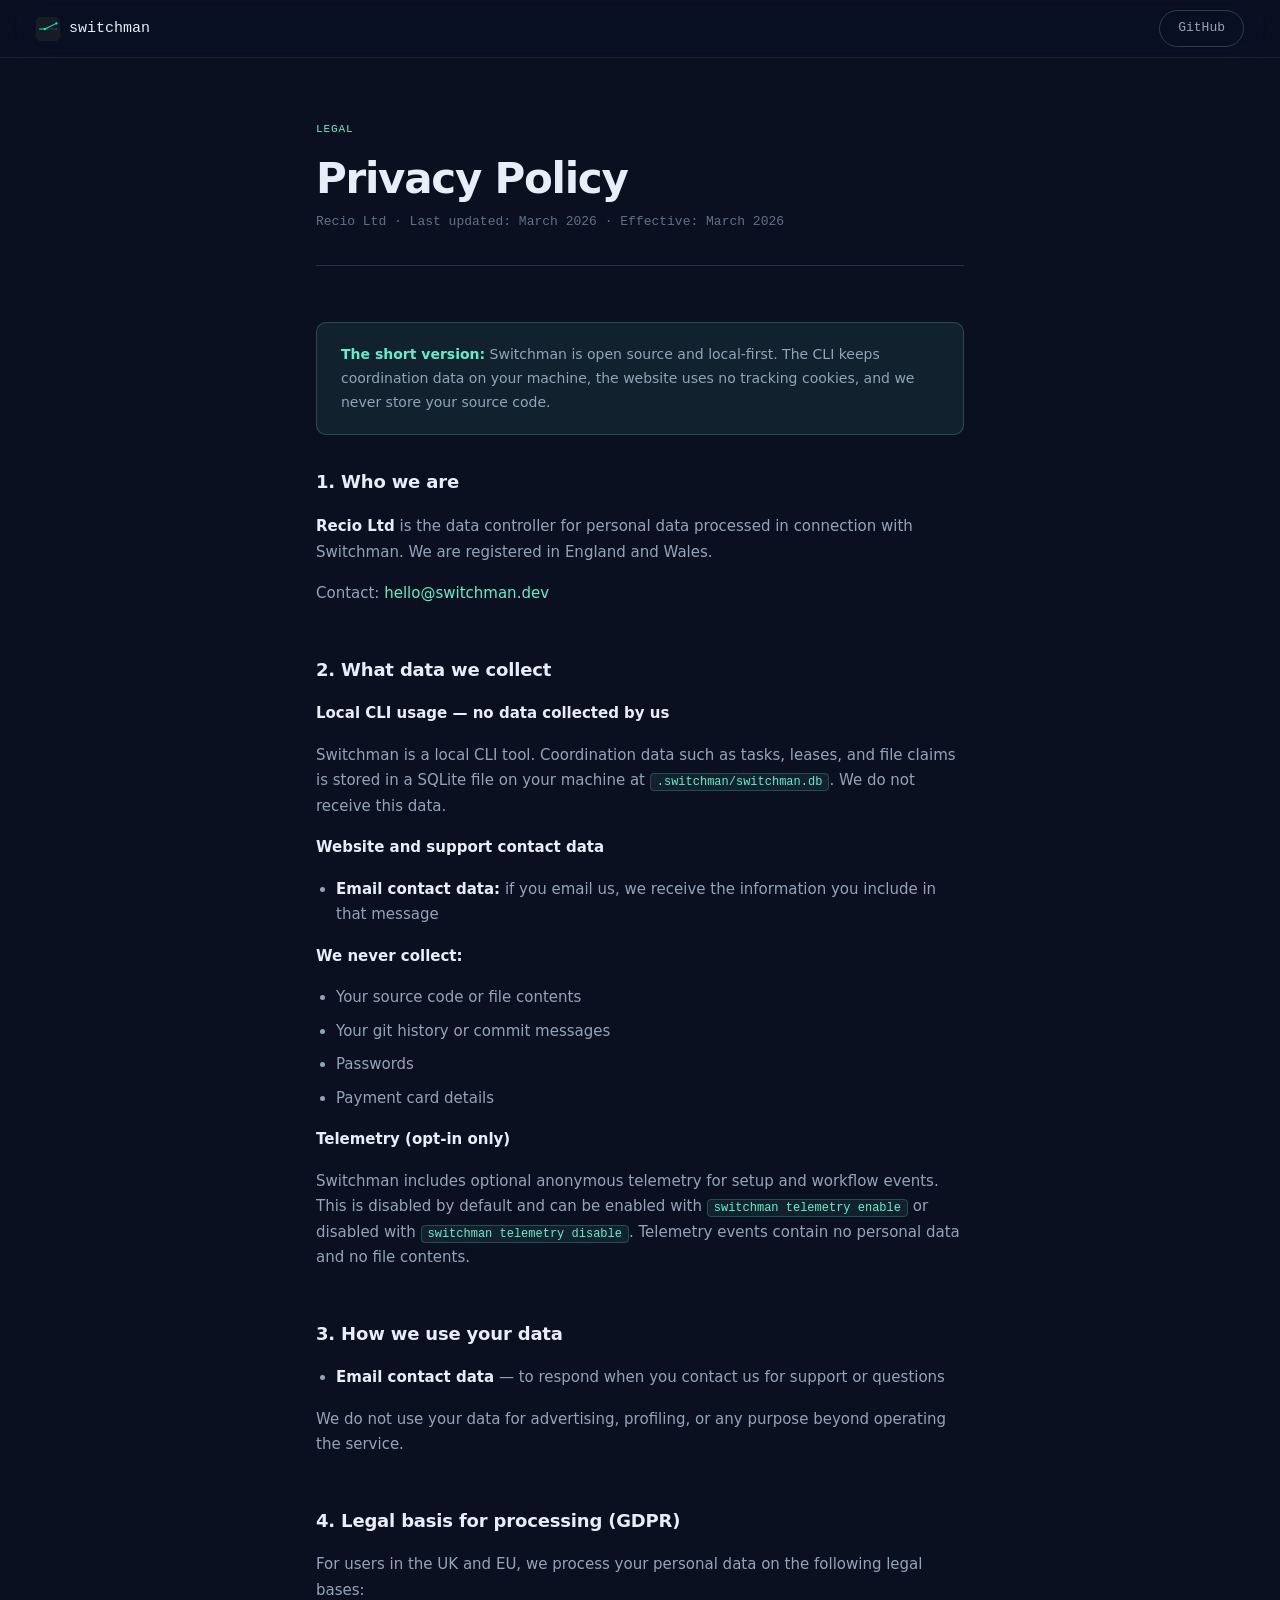
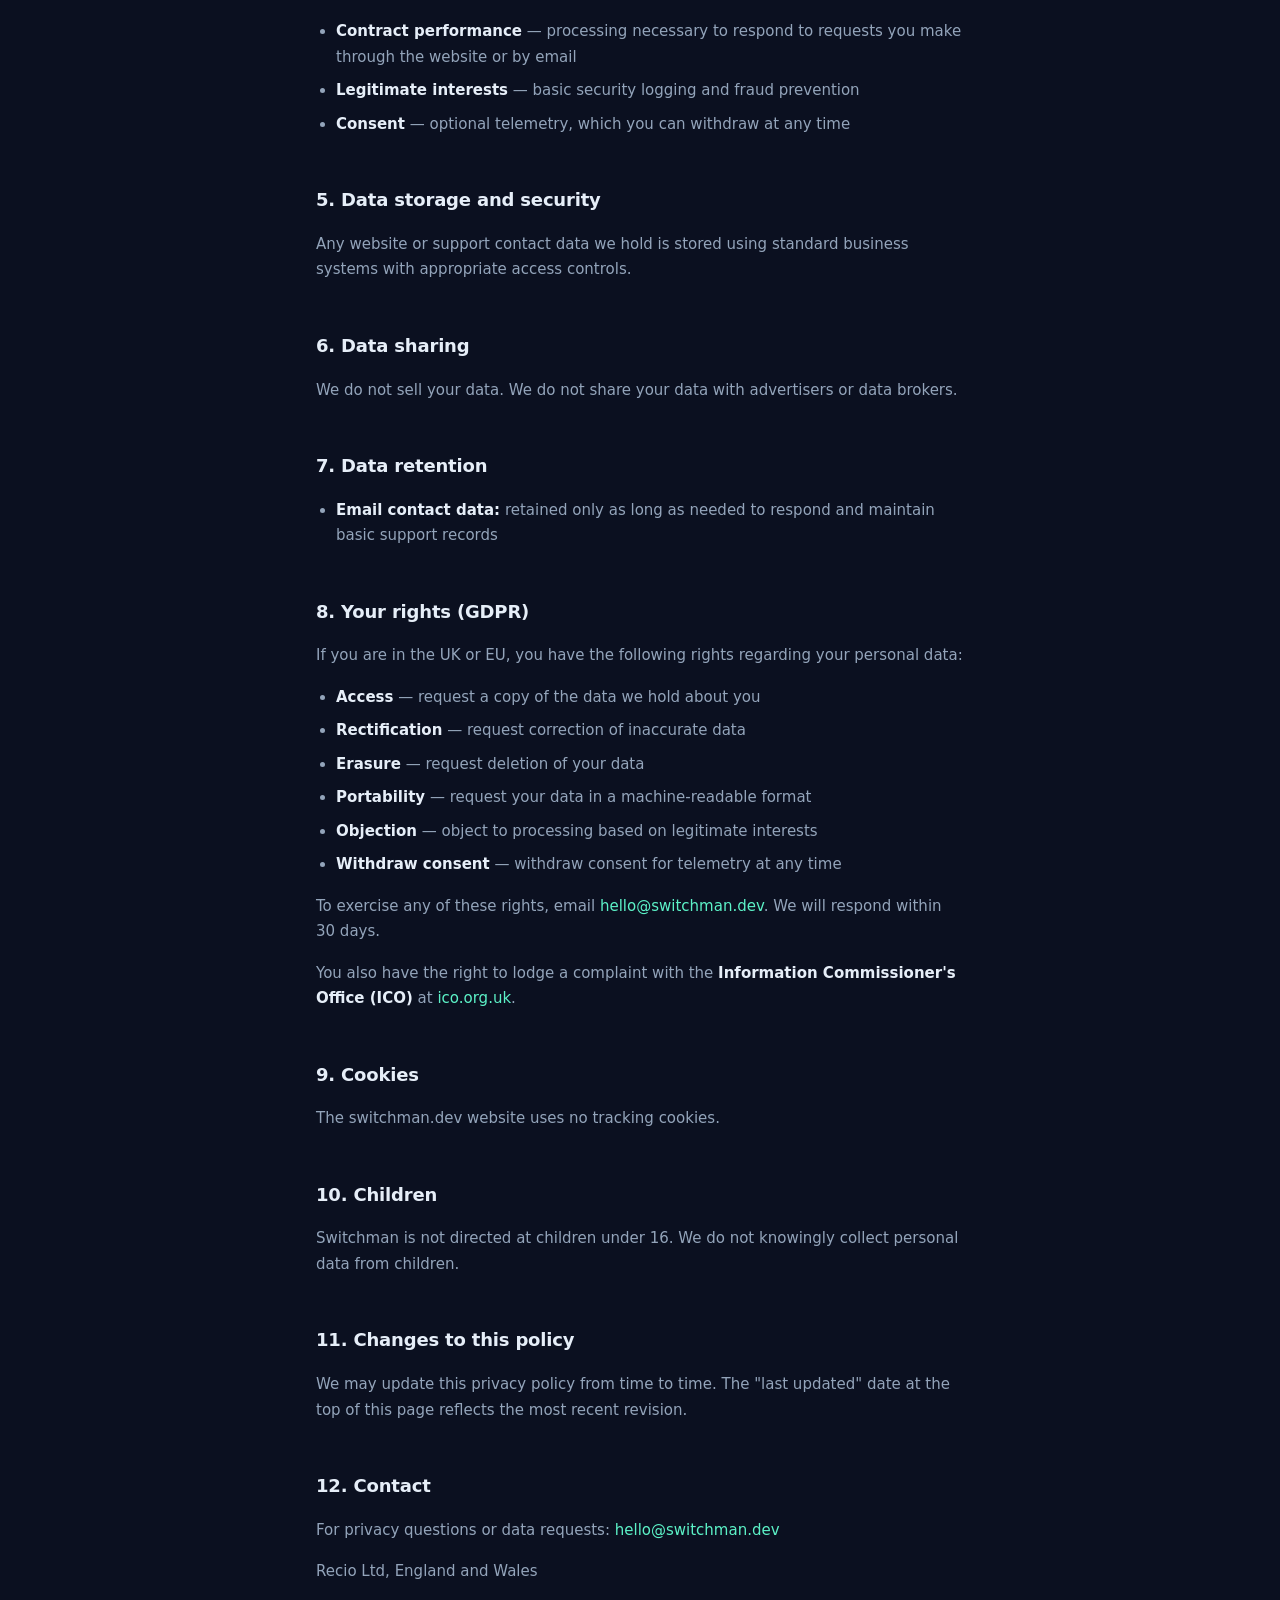
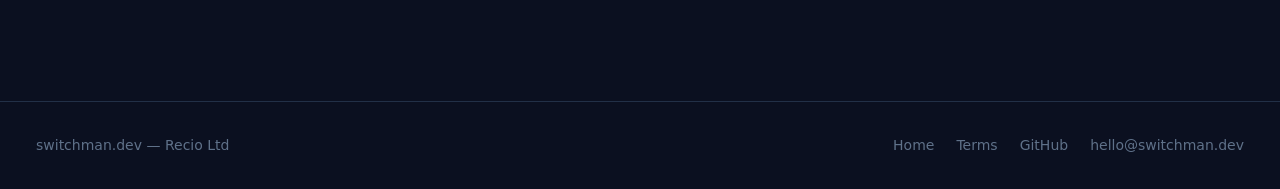
<file: privacy/index.html>
<!DOCTYPE html>
<html lang="en">
<head>
  <meta charset="UTF-8">
  <meta name="viewport" content="width=device-width, initial-scale=1.0">
  <title>Privacy Policy — Switchman</title>
  <meta name="description" content="Switchman Privacy Policy — Recio Ltd">
  <style>
    *, *::before, *::after { box-sizing: border-box; margin: 0; padding: 0; }
    :root {
      --bg: #0b1020; --bg-card: #121a2b; --bg-raised: #182235;
      --border: #223047; --border-2: #2c3d58;
      --text: #e6eef8; --text-2: #93a4ba; --text-3: #5f7189;
      --accent: #5CF2C7; --accent-dim: rgba(92,242,199,0.08); --accent-border: rgba(92,242,199,0.22);
      --mono: 'JetBrains Mono','Fira Code',monospace;
      --sans: 'Inter',system-ui,sans-serif;
    }
    html { scroll-behavior: smooth; }
    body { background: var(--bg); color: var(--text); font-family: var(--sans); font-size: 15px; line-height: 1.7; overflow-x: hidden; -webkit-font-smoothing: antialiased; }

    nav { position: fixed; top: 0; left: 0; right: 0; z-index: 100; height: 58px; display: flex; align-items: center; justify-content: space-between; padding: 0 36px; background: rgba(11,16,32,0.65); border-bottom: 1px solid rgba(255,255,255,0.08); backdrop-filter: blur(24px) saturate(180%); }
    .logo { font-family: var(--mono); font-size: 15px; font-weight: 500; color: var(--text); text-decoration: none; display: flex; align-items: center; gap: 9px; }
    .nav-end { display: flex; gap: 10px; align-items: center; }
    .btn-nav-ghost { color: var(--text-2); text-decoration: none; font-size: 13px; font-family: var(--mono); border: 1px solid var(--border-2); padding: 6px 18px; border-radius: 99px; transition: color 0.15s, border-color 0.15s; }
    .btn-nav-ghost:hover { color: var(--text); border-color: var(--accent-border); }

    .page { max-width: 720px; margin: 0 auto; padding: 120px 36px 100px; }

    .page-kicker { font-family: var(--mono); font-size: 11px; letter-spacing: 0.08em; text-transform: uppercase; color: var(--accent); margin-bottom: 16px; }
    .page-title { font-size: clamp(28px, 4vw, 42px); font-weight: 600; letter-spacing: -0.03em; color: var(--text); margin-bottom: 8px; line-height: 1.15; }
    .page-meta { font-size: 13px; color: var(--text-3); font-family: var(--mono); margin-bottom: 56px; padding-bottom: 32px; border-bottom: 1px solid var(--border); }

    h2 { font-size: 18px; font-weight: 600; color: var(--text); margin: 48px 0 16px; letter-spacing: -0.01em; }
    h2:first-of-type { margin-top: 0; }
    p { color: var(--text-2); margin-bottom: 16px; }
    ul { color: var(--text-2); padding-left: 20px; margin-bottom: 16px; }
    li { margin-bottom: 8px; }
    a { color: var(--accent); text-decoration: none; }
    a:hover { text-decoration: underline; }
    strong { color: var(--text); font-weight: 600; }
    code { font-family: var(--mono); font-size: 12px; color: var(--accent); background: var(--accent-dim); border: 1px solid var(--accent-border); border-radius: 4px; padding: 1px 6px; }

    .highlight-box {
      background: var(--accent-dim); border: 1px solid var(--accent-border);
      border-radius: 10px; padding: 20px 24px; margin-bottom: 32px;
    }
    .highlight-box p { color: var(--text-2); margin: 0; font-size: 14px; }
    .highlight-box strong { color: var(--accent); }

    footer { border-top: 1px solid var(--border); padding: 32px 36px; display: flex; justify-content: space-between; align-items: center; font-size: 14px; color: var(--text-3); flex-wrap: wrap; gap: 12px; }
    footer a { color: var(--text-3); text-decoration: none; transition: color 0.15s; }
    footer a:hover { color: var(--text-2); }
    .footer-links { display: flex; gap: 22px; }

    @media (max-width: 600px) { .page { padding: 100px 20px 80px; } nav { padding: 0 20px; } footer { padding: 28px 20px; } }
  </style>
</head>
<body>

<nav>
  <a href="/" class="logo">
    <img src="../switchman-logo.svg" width="24" height="24" alt="Switchman">
    switchman
  </a>
  <div class="nav-end">
    <a href="https://github.com/switchman-dev/switchman" class="btn-nav-ghost">GitHub</a>
  </div>
</nav>

<div class="page">
  <div class="page-kicker">Legal</div>
  <h1 class="page-title">Privacy Policy</h1>
  <div class="page-meta">
    Recio Ltd · Last updated: March 2026 · Effective: March 2026
  </div>

  <div class="highlight-box">
    <p><strong>The short version:</strong> Switchman is open source and local-first. The CLI keeps coordination data on your machine, the website uses no tracking cookies, and we never store your source code.</p>
  </div>

  <h2>1. Who we are</h2>
  <p><strong>Recio Ltd</strong> is the data controller for personal data processed in connection with Switchman. We are registered in England and Wales.</p>
  <p>Contact: <a href="mailto:hello@switchman.dev">hello@switchman.dev</a></p>

  <h2>2. What data we collect</h2>

  <p><strong>Local CLI usage — no data collected by us</strong></p>
  <p>Switchman is a local CLI tool. Coordination data such as tasks, leases, and file claims is stored in a SQLite file on your machine at <code>.switchman/switchman.db</code>. We do not receive this data.</p>

  <p><strong>Website and support contact data</strong></p>
  <ul>
    <li><strong>Email contact data:</strong> if you email us, we receive the information you include in that message</li>
  </ul>

  <p><strong>We never collect:</strong></p>
  <ul>
    <li>Your source code or file contents</li>
    <li>Your git history or commit messages</li>
    <li>Passwords</li>
    <li>Payment card details</li>
  </ul>

  <p><strong>Telemetry (opt-in only)</strong></p>
  <p>Switchman includes optional anonymous telemetry for setup and workflow events. This is disabled by default and can be enabled with <code>switchman telemetry enable</code> or disabled with <code>switchman telemetry disable</code>. Telemetry events contain no personal data and no file contents.</p>

  <h2>3. How we use your data</h2>
  <ul>
    <li><strong>Email contact data</strong> — to respond when you contact us for support or questions</li>
  </ul>
  <p>We do not use your data for advertising, profiling, or any purpose beyond operating the service.</p>

  <h2>4. Legal basis for processing (GDPR)</h2>
  <p>For users in the UK and EU, we process your personal data on the following legal bases:</p>
  <ul>
    <li><strong>Contract performance</strong> — processing necessary to respond to requests you make through the website or by email</li>
    <li><strong>Legitimate interests</strong> — basic security logging and fraud prevention</li>
    <li><strong>Consent</strong> — optional telemetry, which you can withdraw at any time</li>
  </ul>

  <h2>5. Data storage and security</h2>
  <p>Any website or support contact data we hold is stored using standard business systems with appropriate access controls.</p>

  <h2>6. Data sharing</h2>
  <p>We do not sell your data. We do not share your data with advertisers or data brokers.</p>

  <h2>7. Data retention</h2>
  <ul>
    <li><strong>Email contact data:</strong> retained only as long as needed to respond and maintain basic support records</li>
  </ul>

  <h2>8. Your rights (GDPR)</h2>
  <p>If you are in the UK or EU, you have the following rights regarding your personal data:</p>
  <ul>
    <li><strong>Access</strong> — request a copy of the data we hold about you</li>
    <li><strong>Rectification</strong> — request correction of inaccurate data</li>
    <li><strong>Erasure</strong> — request deletion of your data</li>
    <li><strong>Portability</strong> — request your data in a machine-readable format</li>
    <li><strong>Objection</strong> — object to processing based on legitimate interests</li>
    <li><strong>Withdraw consent</strong> — withdraw consent for telemetry at any time</li>
  </ul>
  <p>To exercise any of these rights, email <a href="mailto:hello@switchman.dev">hello@switchman.dev</a>. We will respond within 30 days.</p>
  <p>You also have the right to lodge a complaint with the <strong>Information Commissioner's Office (ICO)</strong> at <a href="https://ico.org.uk" target="_blank" rel="noopener">ico.org.uk</a>.</p>

  <h2>9. Cookies</h2>
  <p>The switchman.dev website uses no tracking cookies.</p>

  <h2>10. Children</h2>
  <p>Switchman is not directed at children under 16. We do not knowingly collect personal data from children.</p>

  <h2>11. Changes to this policy</h2>
  <p>We may update this privacy policy from time to time. The "last updated" date at the top of this page reflects the most recent revision.</p>

  <h2>12. Contact</h2>
  <p>For privacy questions or data requests: <a href="mailto:hello@switchman.dev">hello@switchman.dev</a></p>
  <p>Recio Ltd, England and Wales</p>
</div>

<footer>
  <span>switchman.dev — Recio Ltd</span>
  <div class="footer-links">
    <a href="/">Home</a>
    <a href="/terms">Terms</a>
    <a href="https://github.com/switchman-dev/switchman">GitHub</a>
    <a href="mailto:hello@switchman.dev">hello@switchman.dev</a>
  </div>
</footer>

</body>
</html>
</file>
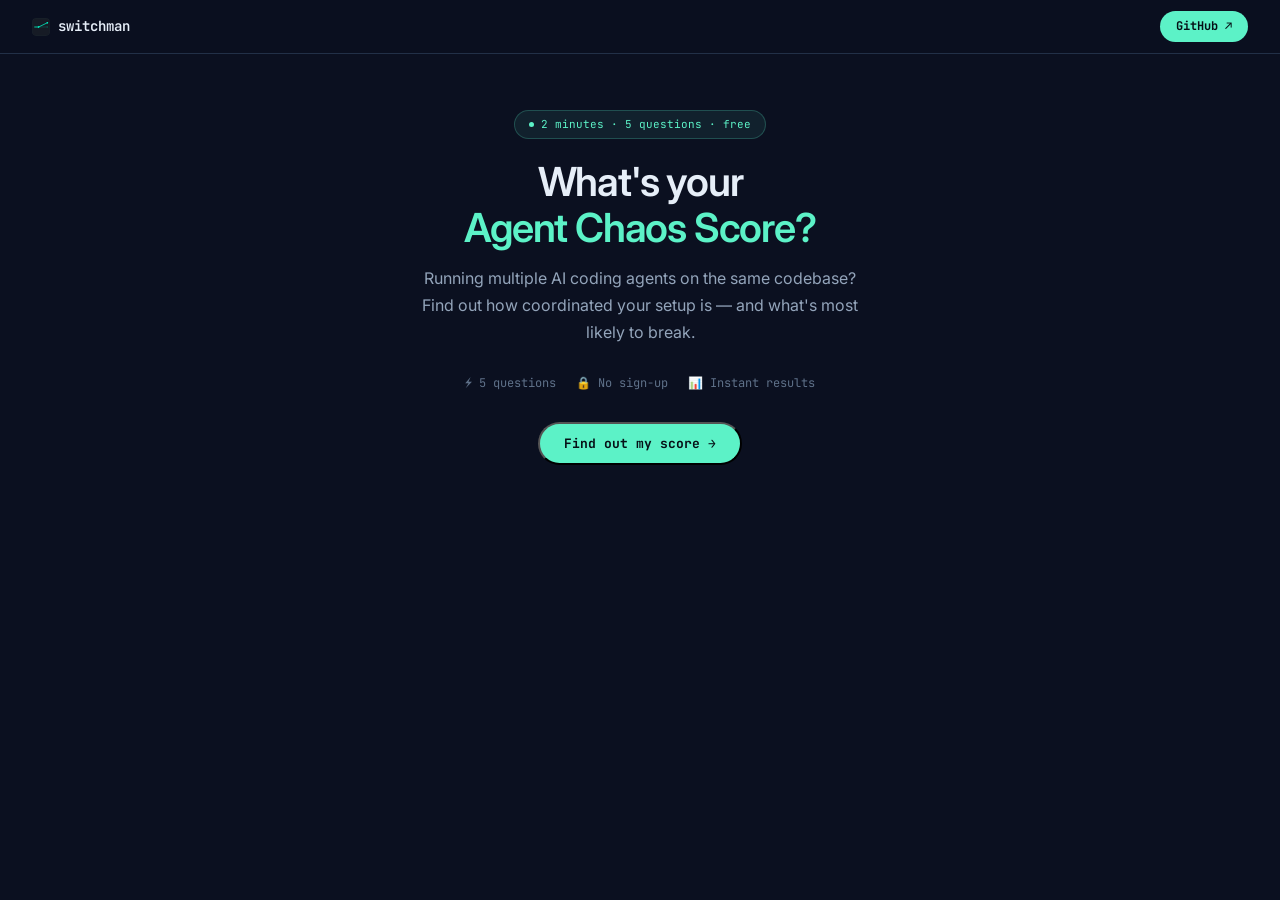
<file: quiz/index.html>
<!DOCTYPE html>
<html lang="en">
<head>
  <meta charset="UTF-8">
  <meta name="viewport" content="width=device-width, initial-scale=1.0">
  <title>Agent Chaos Score — How coordinated is your AI dev setup?</title>
  <meta name="description" content="5 questions, 2 minutes. Find out your Agent Chaos Score and what's most likely to break in your parallel AI coding setup.">
  <link rel="canonical" href="https://switchman.dev/quiz">
  <meta property="og:title" content="Agent Chaos Score — How coordinated is your AI dev setup?">
  <meta property="og:description" content="5 questions, 2 minutes. Find out what's most likely to break when you run multiple AI coding agents on the same codebase.">
  <meta property="og:url" content="https://switchman.dev/quiz">
  <meta property="og:type" content="website">
  <meta name="twitter:card" content="summary_large_image">
  <meta name="twitter:title" content="Agent Chaos Score — How coordinated is your AI dev setup?">
  <meta name="twitter:description" content="5 questions, 2 minutes. Find out your Agent Chaos Score.">
  <link rel="icon" type="image/svg+xml" href="/switchman-logo.svg">
  <link rel="preconnect" href="https://fonts.googleapis.com">
  <link rel="preconnect" href="https://fonts.gstatic.com" crossorigin>
  <link href="https://fonts.googleapis.com/css2?family=JetBrains+Mono:wght@400;500;600&family=Inter:wght@300;400;500;600&display=swap" rel="stylesheet">
  <style>
    *, *::before, *::after { box-sizing: border-box; margin: 0; padding: 0; }
    :root {
      --bg:      #0b1020;
      --bg-card: #121a2b;
      --bg-up:   #182235;
      --border:  #223047;
      --border2: #2c3d58;
      --text:    #e6eef8;
      --text2:   #93a4ba;
      --text3:   #5f7189;
      --accent:  #5CF2C7;
      --ahover:   #7EF7D3;
      --adim:    rgba(92,242,199,0.08);
      --aborder: rgba(92,242,199,0.22);
      --green:   #4ade80;
      --amber:   #fbbf24;
      --red:     #f87171;
      --blue:    #7dd3fc;
      --mono:    'JetBrains Mono','Fira Code',monospace;
      --sans:    'Inter',system-ui,sans-serif;
    }

    html { scroll-behavior: smooth; }
    body {
      background: var(--bg);
      color: var(--text);
      font-family: var(--sans);
      font-size: 15px;
      line-height: 1.65;
      min-height: 100vh;
      -webkit-font-smoothing: antialiased;
    }

    /* ── NAV ── */
    nav {
      height: 54px;
      display: flex;
      align-items: center;
      justify-content: space-between;
      padding: 0 32px;
      border-bottom: 1px solid var(--border);
      background: rgba(11,16,32,0.8);
      backdrop-filter: blur(20px);
      position: sticky;
      top: 0;
      z-index: 10;
    }
    .logo {
      font-family: var(--mono);
      font-size: 14px;
      font-weight: 600;
      color: var(--text);
      text-decoration: none;
      display: flex;
      align-items: center;
      gap: 8px;
    }
    .nav-cta {
      background: var(--accent);
      color: #061016;
      font-family: var(--mono);
      font-size: 12px;
      font-weight: 700;
      padding: 6px 16px;
      border-radius: 99px;
      text-decoration: none;
      transition: background 0.15s;
    }
    .nav-cta:hover { background: var(--ahover); }

    /* ── LAYOUT ── */
    .wrap {
      max-width: 640px;
      margin: 0 auto;
      padding: 56px 24px 96px;
    }

    /* ── INTRO ── */
    .intro {
      text-align: center;
      margin-bottom: 52px;
    }
    .intro-kicker {
      display: inline-flex;
      align-items: center;
      gap: 7px;
      background: var(--adim);
      border: 1px solid var(--aborder);
      border-radius: 99px;
      padding: 4px 14px;
      font-size: 11px;
      font-family: var(--mono);
      color: var(--accent);
      margin-bottom: 20px;
    }
    .kicker-dot {
      width: 5px; height: 5px;
      border-radius: 50%;
      background: var(--accent);
      animation: pulse 2s ease infinite;
    }
    @keyframes pulse { 0%,100%{opacity:1;transform:scale(1)} 50%{opacity:.5;transform:scale(.8)} }

    .intro h1 {
      font-size: clamp(26px, 5vw, 40px);
      font-weight: 600;
      letter-spacing: -0.03em;
      color: var(--text);
      line-height: 1.15;
      margin-bottom: 14px;
    }
    .intro h1 em { font-style: normal; color: var(--accent); }
    .intro p {
      font-size: 16px;
      color: var(--text2);
      max-width: 460px;
      margin: 0 auto 28px;
      line-height: 1.7;
    }
    .intro-meta {
      display: flex;
      align-items: center;
      justify-content: center;
      gap: 20px;
      font-size: 12px;
      font-family: var(--mono);
      color: var(--text3);
    }
    .intro-meta span { display: flex; align-items: center; gap: 5px; }

    /* ── PROGRESS ── */
    .progress-wrap {
      margin-bottom: 36px;
    }
    .progress-bar-bg {
      height: 3px;
      background: var(--border);
      border-radius: 99px;
      overflow: hidden;
      margin-bottom: 8px;
    }
    .progress-bar-fill {
      height: 100%;
      background: var(--accent);
      border-radius: 99px;
      transition: width 0.4s ease;
      width: 0%;
    }
    .progress-label {
      font-size: 11px;
      font-family: var(--mono);
      color: var(--text3);
      display: flex;
      justify-content: space-between;
    }

    /* ── QUESTION CARD ── */
    .q-card {
      background: var(--bg-card);
      border: 1px solid var(--border2);
      border-radius: 16px;
      padding: 36px 36px 28px;
      animation: fadeUp 0.3s ease forwards;
    }
    @keyframes fadeUp {
      from { opacity: 0; transform: translateY(10px); }
      to   { opacity: 1; transform: translateY(0); }
    }

    .q-number {
      font-family: var(--mono);
      font-size: 11px;
      letter-spacing: 0.08em;
      text-transform: uppercase;
      color: var(--accent);
      margin-bottom: 12px;
      opacity: 0.8;
    }
    .q-text {
      font-size: 19px;
      font-weight: 600;
      color: var(--text);
      letter-spacing: -0.02em;
      line-height: 1.4;
      margin-bottom: 28px;
    }
    .q-sub {
      font-size: 14px;
      color: var(--text3);
      margin-top: -20px;
      margin-bottom: 24px;
      font-family: var(--mono);
    }

    /* ── OPTIONS ── */
    .options { display: flex; flex-direction: column; gap: 10px; }
    .option {
      display: flex;
      align-items: flex-start;
      gap: 14px;
      background: var(--bg);
      border: 1px solid var(--border);
      border-radius: 10px;
      padding: 14px 18px;
      cursor: pointer;
      transition: border-color 0.15s, background 0.15s;
      text-align: left;
      width: 100%;
      font-family: inherit;
    }
    .option:hover {
      border-color: var(--border2);
      background: var(--bg-up);
    }
    .option.selected {
      border-color: var(--accent);
      background: var(--adim);
    }
    .option-key {
      width: 26px; height: 26px;
      border-radius: 6px;
      border: 1px solid var(--border2);
      display: flex; align-items: center; justify-content: center;
      font-family: var(--mono);
      font-size: 11px;
      color: var(--text3);
      flex-shrink: 0;
      transition: border-color 0.15s, color 0.15s, background 0.15s;
    }
    .option.selected .option-key {
      border-color: var(--accent);
      color: var(--accent);
      background: rgba(92,242,199,0.1);
    }
    .option-label {
      font-size: 14px;
      color: var(--text2);
      line-height: 1.5;
      padding-top: 3px;
      transition: color 0.15s;
    }
    .option.selected .option-label { color: var(--text); }
    .option-score {
      margin-left: auto;
      font-family: var(--mono);
      font-size: 11px;
      color: var(--text3);
      padding-top: 5px;
      flex-shrink: 0;
    }

    /* ── NEXT BUTTON ── */
    .q-footer {
      display: flex;
      justify-content: flex-end;
      margin-top: 24px;
      padding-top: 20px;
      border-top: 1px solid var(--border);
    }
    .btn-next {
      background: var(--accent);
      color: #061016;
      font-family: var(--mono);
      font-size: 13px;
      font-weight: 700;
      padding: 11px 28px;
      border-radius: 99px;
      border: none;
      cursor: pointer;
      transition: background 0.15s, opacity 0.15s;
      display: flex;
      align-items: center;
      gap: 8px;
    }
    .btn-next:hover { background: var(--aover); }
    .btn-next:disabled { opacity: 0.35; cursor: not-allowed; }

    /* ── RESULTS ── */
    .result-wrap {
      display: none;
      animation: fadeUp 0.4s ease forwards;
    }
    .result-wrap.show { display: block; }

    .score-display {
      text-align: center;
      padding: 48px 32px;
      background: var(--bg-card);
      border: 1px solid var(--border2);
      border-radius: 16px;
      margin-bottom: 24px;
      position: relative;
      overflow: hidden;
    }
    .score-display::before {
      content: '';
      position: absolute;
      inset: 0;
      background: radial-gradient(ellipse 80% 60% at 50% 0%, rgba(92,242,199,0.06) 0%, transparent 70%);
      pointer-events: none;
    }

    .score-label {
      font-family: var(--mono);
      font-size: 11px;
      letter-spacing: 0.1em;
      text-transform: uppercase;
      color: var(--text3);
      margin-bottom: 12px;
    }
    .score-number {
      font-size: 80px;
      font-weight: 700;
      letter-spacing: -0.04em;
      line-height: 1;
      margin-bottom: 8px;
      font-family: var(--mono);
    }
    .score-number.green { color: var(--green); }
    .score-number.amber { color: var(--amber); }
    .score-number.red   { color: var(--red); }

    .score-tier {
      font-size: 22px;
      font-weight: 600;
      color: var(--text);
      letter-spacing: -0.02em;
      margin-bottom: 8px;
    }
    .score-sub {
      font-size: 15px;
      color: var(--text2);
      max-width: 420px;
      margin: 0 auto;
      line-height: 1.6;
    }

    /* ── BREAKDOWN ── */
    .breakdown {
      background: var(--bg-card);
      border: 1px solid var(--border);
      border-radius: 12px;
      padding: 24px;
      margin-bottom: 20px;
    }
    .breakdown h3 {
      font-size: 14px;
      font-weight: 600;
      color: var(--text);
      margin-bottom: 16px;
      font-family: var(--mono);
      letter-spacing: 0.04em;
      text-transform: uppercase;
      font-size: 11px;
      color: var(--text3);
    }
    .risk-item {
      display: flex;
      align-items: flex-start;
      gap: 12px;
      padding: 10px 0;
      border-bottom: 1px solid var(--border);
    }
    .risk-item:last-child { border-bottom: none; }
    .risk-dot {
      width: 8px; height: 8px;
      border-radius: 50%;
      margin-top: 5px;
      flex-shrink: 0;
    }
    .risk-dot.high  { background: var(--red); }
    .risk-dot.med   { background: var(--amber); }
    .risk-dot.low   { background: var(--green); }
    .risk-text { font-size: 14px; color: var(--text2); line-height: 1.5; }
    .risk-text strong { color: var(--text); display: block; margin-bottom: 2px; }

    /* ── CTA ── */
    .result-cta {
      background: linear-gradient(135deg, rgba(92,242,199,0.08) 0%, var(--bg-card) 60%);
      border: 1px solid var(--aborder);
      border-radius: 12px;
      padding: 28px 28px;
      margin-bottom: 20px;
      text-align: center;
    }
    .result-cta h3 {
      font-size: 18px;
      font-weight: 600;
      color: var(--text);
      letter-spacing: -0.02em;
      margin-bottom: 8px;
    }
    .result-cta p {
      font-size: 14px;
      color: var(--text2);
      margin-bottom: 20px;
      line-height: 1.6;
    }
    .cta-btns {
      display: flex;
      gap: 10px;
      justify-content: center;
      flex-wrap: wrap;
    }
    .btn-primary {
      background: var(--accent);
      color: #061016;
      font-family: var(--mono);
      font-size: 13px;
      font-weight: 700;
      padding: 11px 24px;
      border-radius: 99px;
      text-decoration: none;
      transition: background 0.15s;
      display: inline-flex;
      align-items: center;
      gap: 6px;
    }
    .btn-primary:hover { background: var(--aover); }
    .btn-ghost {
      background: transparent;
      color: var(--text2);
      font-family: var(--mono);
      font-size: 13px;
      padding: 11px 24px;
      border-radius: 99px;
      text-decoration: none;
      border: 1px solid var(--border2);
      transition: color 0.15s, border-color 0.15s;
      display: inline-flex;
      align-items: center;
      gap: 6px;
    }
    .btn-ghost:hover { color: var(--text); border-color: var(--aborder); }

    /* ── SHARE ── */
    .share-section {
      text-align: center;
      padding: 20px 0;
    }
    .share-label {
      font-size: 12px;
      font-family: var(--mono);
      color: var(--text3);
      margin-bottom: 12px;
    }
    .share-btn {
      background: var(--bg-up);
      border: 1px solid var(--border2);
      color: var(--text2);
      font-family: var(--mono);
      font-size: 12px;
      padding: 8px 18px;
      border-radius: 99px;
      cursor: pointer;
      transition: color 0.15s, border-color 0.15s;
      display: inline-flex;
      align-items: center;
      gap: 6px;
    }
    .share-btn:hover { color: var(--text); border-color: var(--aborder); }
    .share-btn.copied { color: var(--green); border-color: rgba(74,222,128,0.3); }

    /* ── RETRY ── */
    .retry-btn {
      background: none;
      border: none;
      color: var(--text3);
      font-family: var(--mono);
      font-size: 12px;
      cursor: pointer;
      display: block;
      margin: 16px auto 0;
      transition: color 0.15s;
    }
    .retry-btn:hover { color: var(--text2); }

    @media (max-width: 480px) {
      .q-card { padding: 24px 20px 20px; }
      .wrap { padding: 32px 16px 64px; }
      .score-number { font-size: 64px; }
    }
  </style>
</head>
<body>

<nav>
  <a href="https://switchman.dev" class="logo">
    <img src="/switchman-logo.svg" width="18" height="18" alt="Switchman">
    switchman
  </a>
  <a href="https://github.com/switchman-dev/switchman" class="nav-cta">GitHub ↗</a>
</nav>

<div class="wrap">

  <!-- INTRO -->
  <div class="intro" id="intro">
    <div class="intro-kicker">
      <div class="kicker-dot"></div>
      2 minutes · 5 questions · free
    </div>
    <h1>What's your<br><em>Agent Chaos Score?</em></h1>
    <p>Running multiple AI coding agents on the same codebase? Find out how coordinated your setup is — and what's most likely to break.</p>
    <div class="intro-meta">
      <span>⚡ 5 questions</span>
      <span>🔒 No sign-up</span>
      <span>📊 Instant results</span>
    </div>
    <div style="margin-top: 28px;">
      <button class="btn-primary" onclick="startQuiz()" style="margin: 0 auto;">
        Find out my score →
      </button>
    </div>
  </div>

  <!-- QUIZ -->
  <div id="quiz" style="display:none;">
    <div class="progress-wrap">
      <div class="progress-bar-bg">
        <div class="progress-bar-fill" id="progress-fill"></div>
      </div>
      <div class="progress-label">
        <span id="progress-text">Question 1 of 5</span>
        <span id="progress-pct">0%</span>
      </div>
    </div>
    <div id="q-container"></div>
  </div>

  <!-- RESULTS -->
  <div class="result-wrap" id="results">
    <div class="score-display">
      <div class="score-label">Your Agent Chaos Score</div>
      <div class="score-number" id="score-number"></div>
      <div class="score-tier" id="score-tier"></div>
      <div class="score-sub" id="score-sub"></div>
    </div>

    <div class="breakdown" id="breakdown">
      <h3>Your risk breakdown</h3>
      <div id="risk-items"></div>
    </div>

    <div class="result-cta" id="result-cta"></div>

    <div class="share-section">
      <div class="share-label">Share your score</div>
      <button class="share-btn" id="share-btn" onclick="shareScore()">
        📋 Copy result to share
      </button>
    </div>

    <button class="retry-btn" onclick="resetQuiz()">↺ Retake the quiz</button>
  </div>

</div>

<script>
const QUESTIONS = [
  {
    id: 'agents',
    text: 'How many AI coding agents do you run simultaneously on the same repo?',
    sub: 'Count all active agent windows at once',
    options: [
      { key: 'A', label: 'Just one at a time', score: 0, risk: 'low' },
      { key: 'B', label: '2 agents', score: 1, risk: 'low' },
      { key: 'C', label: '3–5 agents', score: 2, risk: 'med' },
      { key: 'D', label: '6 or more agents', score: 3, risk: 'high' },
    ]
  },
  {
    id: 'conflicts',
    text: 'Have two agents ever edited the same file at the same time?',
    sub: null,
    options: [
      { key: 'A', label: 'Never — I keep them in separate folders manually', score: 0, risk: 'low' },
      { key: 'B', label: 'Once or twice — caught it early', score: 1, risk: 'low' },
      { key: 'C', label: 'Yes, regularly — merge conflicts are normal', score: 3, risk: 'high' },
      { key: 'D', label: 'I don\'t know — I just hope for the best', score: 3, risk: 'high' },
    ]
  },
  {
    id: 'coordination',
    text: 'How do you currently prevent duplicate work between agents?',
    sub: 'Be honest — what actually happens in practice',
    options: [
      { key: 'A', label: 'A dedicated coordination tool (MCP / task queue)', score: 0, risk: 'low' },
      { key: 'B', label: 'I tell each agent verbally what to work on', score: 2, risk: 'med' },
      { key: 'C', label: 'I assign separate folders and hope they stay there', score: 2, risk: 'med' },
      { key: 'D', label: 'I don\'t — they sometimes duplicate work', score: 3, risk: 'high' },
    ]
  },
  {
    id: 'recovery',
    text: 'When a multi-agent session produces a conflict, how long does cleanup take?',
    sub: null,
    options: [
      { key: 'A', label: 'Under 5 minutes — conflicts are rare and small', score: 0, risk: 'low' },
      { key: 'B', label: '5–20 minutes — I usually catch it quickly', score: 1, risk: 'low' },
      { key: 'C', label: '20–60 minutes — sometimes I have to throw work away', score: 2, risk: 'med' },
      { key: 'D', label: 'Over an hour — or I just restart the whole session', score: 3, risk: 'high' },
    ]
  },
  {
    id: 'visibility',
    text: 'Right now, do you know which files each of your agents is actively editing?',
    sub: 'At this exact moment during a typical session',
    options: [
      { key: 'A', label: 'Yes — I have a live dashboard or tool showing this', score: 0, risk: 'low' },
      { key: 'B', label: 'Roughly — I keep a mental model or notes', score: 1, risk: 'med' },
      { key: 'C', label: 'Not really — I check their output after the fact', score: 2, risk: 'med' },
      { key: 'D', label: 'No — I have no idea what they\'re touching', score: 3, risk: 'high' },
    ]
  }
];

const TIERS = [
  {
    min: 0, max: 3,
    label: '🟢 Coordinated',
    color: 'green',
    sub: 'Your setup is well-managed. You\'re either running a small number of agents or have good practices in place. The risks you face are manageable as you scale.',
    cta: {
      title: 'Ready to scale to 10+ agents?',
      body: 'Your current setup is solid. Switchman can take you from 3 agents to 10+ with zero conflicts — and give you a live dashboard so you always know what\'s happening.',
      primary: { label: 'Install free', href: 'https://npmjs.com/package/switchman-dev' },
      ghost: { label: 'Learn more', href: 'https://switchman.dev' },
    }
  },
  {
    min: 4, max: 8,
    label: '🟡 Manageable chaos',
    color: 'amber',
    sub: 'You\'re getting by, but your setup has real gaps. Conflicts are happening and coordination is mostly manual. This gets harder as you add more agents.',
    cta: {
      title: 'You\'re one session away from a painful conflict.',
      body: 'The patterns you\'re describing are exactly what Switchman was built to fix. File locking, task queues, and a governed merge path — set up in 60 seconds.',
      primary: { label: 'Fix it free', href: 'https://npmjs.com/package/switchman-dev' },
      ghost: { label: 'See how it works', href: 'https://switchman.dev#how' },
    }
  },
  {
    min: 9, max: 15,
    label: '🔴 High chaos',
    color: 'red',
    sub: 'Your agents are stepping on each other regularly. You\'re spending significant time cleaning up conflicts that could have been prevented entirely.',
    cta: {
      title: 'You need a coordination layer.',
      body: 'High chaos scores mean you\'re losing hours every week to conflicts and cleanup. Switchman prevents this structurally — file claims are enforced before any conflicting line is written.',
      primary: { label: 'Fix it now — free', href: 'https://npmjs.com/package/switchman-dev' },
      ghost: { label: 'See the demo', href: 'https://switchman.dev' },
    }
  }
];

const RISK_MESSAGES = {
  agents: {
    high: { label: 'Agent count', text: 'Running 6+ agents without coordination is very high risk. Conflict probability rises exponentially with agent count.' },
    med:  { label: 'Agent count', text: 'Running 3–5 agents without file locking means overlapping edits are likely as your tasks get more complex.' },
    low:  { label: 'Agent count', text: 'Your agent count is manageable. Good foundation for scaling.' },
  },
  conflicts: {
    high: { label: 'File conflicts', text: 'Regular merge conflicts from agents are a significant productivity drain — and a sign that structural prevention is needed.' },
    med:  { label: 'File conflicts', text: 'Occasional conflicts suggest your manual approach is mostly working but won\'t scale.' },
    low:  { label: 'File conflicts', text: 'Low conflict rate — good sign your agents are staying in their lanes.' },
  },
  coordination: {
    high: { label: 'Coordination', text: 'No coordination means duplicate work is happening silently. You likely don\'t know how much work is being thrown away.' },
    med:  { label: 'Coordination', text: 'Manual coordination works until it doesn\'t — one busy session and it breaks down.' },
    low:  { label: 'Coordination', text: 'Structured coordination is the right approach. Well set up.' },
  },
  recovery: {
    high: { label: 'Conflict recovery', text: 'Spending 20–60+ minutes on conflict cleanup is a sign the problem is structural, not incidental.' },
    med:  { label: 'Conflict recovery', text: 'Regular cleanup time is adding up. Preventing conflicts is faster than resolving them.' },
    low:  { label: 'Conflict recovery', text: 'Quick recovery time suggests conflicts are rare and small — keep it that way.' },
  },
  visibility: {
    high: { label: 'Agent visibility', text: 'Not knowing what your agents are editing in real time means problems are discovered after they happen, not before.' },
    med:  { label: 'Agent visibility', text: 'Mental models and notes don\'t scale. A live dashboard changes how you manage parallel work.' },
    low:  { label: 'Agent visibility', text: 'Good visibility — you know what\'s happening across your agents.' },
  }
};

// ── State ──────────────────────────────────────────────────────────────────
let currentQ = 0;
let answers  = {};
let scores   = {};

// ── Start ──────────────────────────────────────────────────────────────────
function startQuiz() {
  document.getElementById('intro').style.display = 'none';
  document.getElementById('quiz').style.display = 'block';
  renderQuestion(0);
}

// ── Render question ────────────────────────────────────────────────────────
function renderQuestion(index) {
  const q = QUESTIONS[index];
  const pct = Math.round((index / QUESTIONS.length) * 100);

  document.getElementById('progress-fill').style.width = pct + '%';
  document.getElementById('progress-text').textContent = `Question ${index + 1} of ${QUESTIONS.length}`;
  document.getElementById('progress-pct').textContent  = pct + '%';

  const selected = answers[q.id];

  const optionsHTML = q.options.map(opt => `
    <button class="option ${selected === opt.key ? 'selected' : ''}"
            onclick="selectOption('${q.id}', '${opt.key}', ${opt.score}, '${opt.risk}')">
      <span class="option-key">${opt.key}</span>
      <span class="option-label">${opt.label}</span>
    </button>
  `).join('');

  document.getElementById('q-container').innerHTML = `
    <div class="q-card">
      <div class="q-number">Question ${index + 1} of ${QUESTIONS.length}</div>
      <div class="q-text">${q.text}</div>
      ${q.sub ? `<div class="q-sub">${q.sub}</div>` : ''}
      <div class="options">${optionsHTML}</div>
      <div class="q-footer">
        <button class="btn-next" id="next-btn"
                onclick="${index < QUESTIONS.length - 1 ? 'nextQuestion()' : 'showResults()'}"
                ${selected ? '' : 'disabled'}>
          ${index < QUESTIONS.length - 1 ? 'Next question →' : 'See my score →'}
        </button>
      </div>
    </div>
  `;
}

// ── Select option ──────────────────────────────────────────────────────────
function selectOption(qId, key, score, risk) {
  answers[qId] = key;
  scores[qId]  = { score, risk };
  renderQuestion(currentQ);
}

// ── Next question ──────────────────────────────────────────────────────────
function nextQuestion() {
  currentQ++;
  renderQuestion(currentQ);
  window.scrollTo({ top: 0, behavior: 'smooth' });
}

// ── Show results ───────────────────────────────────────────────────────────
function showResults() {
  document.getElementById('progress-fill').style.width = '100%';
  document.getElementById('progress-text').textContent = 'Complete';
  document.getElementById('progress-pct').textContent  = '100%';

  const totalScore = Object.values(scores).reduce((sum, s) => sum + s.score, 0);
  const maxScore   = QUESTIONS.length * 3;
  const pct        = Math.round((totalScore / maxScore) * 100);

  const tier = TIERS.find(t => totalScore >= t.min && totalScore <= t.max) ?? TIERS[2];

saveResponse(pct, tier.label, answers);

  // Animate score
  document.getElementById('score-number').className = `score-number ${tier.color}`;
  document.getElementById('score-tier').textContent  = tier.label;
  document.getElementById('score-sub').textContent   = tier.sub;

  let count = 0;
  const target = pct;
  const interval = setInterval(() => {
    count += 2;
    document.getElementById('score-number').textContent = Math.min(count, target);
    if (count >= target) clearInterval(interval);
  }, 20);

  // Risk breakdown
  const riskHTML = QUESTIONS.map(q => {
    const s = scores[q.id];
    if (!s) return '';
    const msg = RISK_MESSAGES[q.id]?.[s.risk];
    if (!msg) return '';
    return `
      <div class="risk-item">
        <div class="risk-dot ${s.risk}"></div>
        <div class="risk-text">
          <strong>${msg.label}</strong>
          ${msg.text}
        </div>
      </div>
    `;
  }).join('');
  document.getElementById('risk-items').innerHTML = riskHTML;

  // CTA
  const cta = tier.cta;
  document.getElementById('result-cta').innerHTML = `
    <h3>${cta.title}</h3>
    <p>${cta.body}</p>
    <div class="cta-btns">
      <a href="${cta.primary.href}" class="btn-primary">${cta.primary.label}</a>
      <a href="${cta.ghost.href}" class="btn-ghost">${cta.ghost.label}</a>
    </div>
  `;

  document.getElementById('quiz').style.display    = 'none';
  document.getElementById('results').style.display = 'block';
  document.getElementById('results').classList.add('show');
  window.scrollTo({ top: 0, behavior: 'smooth' });

  // Store score for sharing
  window._quizScore = pct;
  window._quizTier  = tier.label;
}

// ── Share ──────────────────────────────────────────────────────────────────
function shareScore() {
  const text = `My Agent Chaos Score: ${window._quizScore ?? '?'} — ${window._quizTier ?? ''}\n\nHow coordinated is your parallel AI dev setup? switchman.dev/quiz`;
  navigator.clipboard.writeText(text).then(() => {
    const btn = document.getElementById('share-btn');
    btn.textContent = '✓ Copied!';
    btn.classList.add('copied');
    setTimeout(() => {
      btn.textContent = '📋 Copy result to share';
      btn.classList.remove('copied');
    }, 2500);
  });
}

// ── Reset ──────────────────────────────────────────────────────────────────
function resetQuiz() {
  currentQ = 0;
  answers  = {};
  scores   = {};
  document.getElementById('results').style.display = 'none';
  document.getElementById('results').classList.remove('show');
  document.getElementById('progress-fill').style.width = '0%';
  document.getElementById('quiz').style.display = 'block';
  renderQuestion(0);
  window.scrollTo({ top: 0, behavior: 'smooth' });
}

async function saveResponse(score, tier, answers) {
  try {
    await fetch('https://afilbolhlkiingnsupgr.supabase.co/rest/v1/quiz_responses', {
      method: 'POST',
      headers: {
        'Content-Type': 'application/json',
        'apikey': 'eyJhbGciOiJIUzI1NiIsInR5cCI6IkpXVCJ9.eyJpc3MiOiJzdXBhYmFzZSIsInJlZiI6ImFmaWxib2xobGtpaW5nbnN1cGdyIiwicm9sZSI6ImFub24iLCJpYXQiOjE3NzM1OTIzOTIsImV4cCI6MjA4OTE2ODM5Mn0.8TBfHfRB0vEyKPMWBd6i1DNwx1nS9UqprIAsJf35n88',
        'Prefer': 'return=minimal',
      },
      body: JSON.stringify({ score, tier, answers }),
    });
  } catch {
    // Best effort — never block the result display
  }
}

</script>

</body>
</html>
</file>
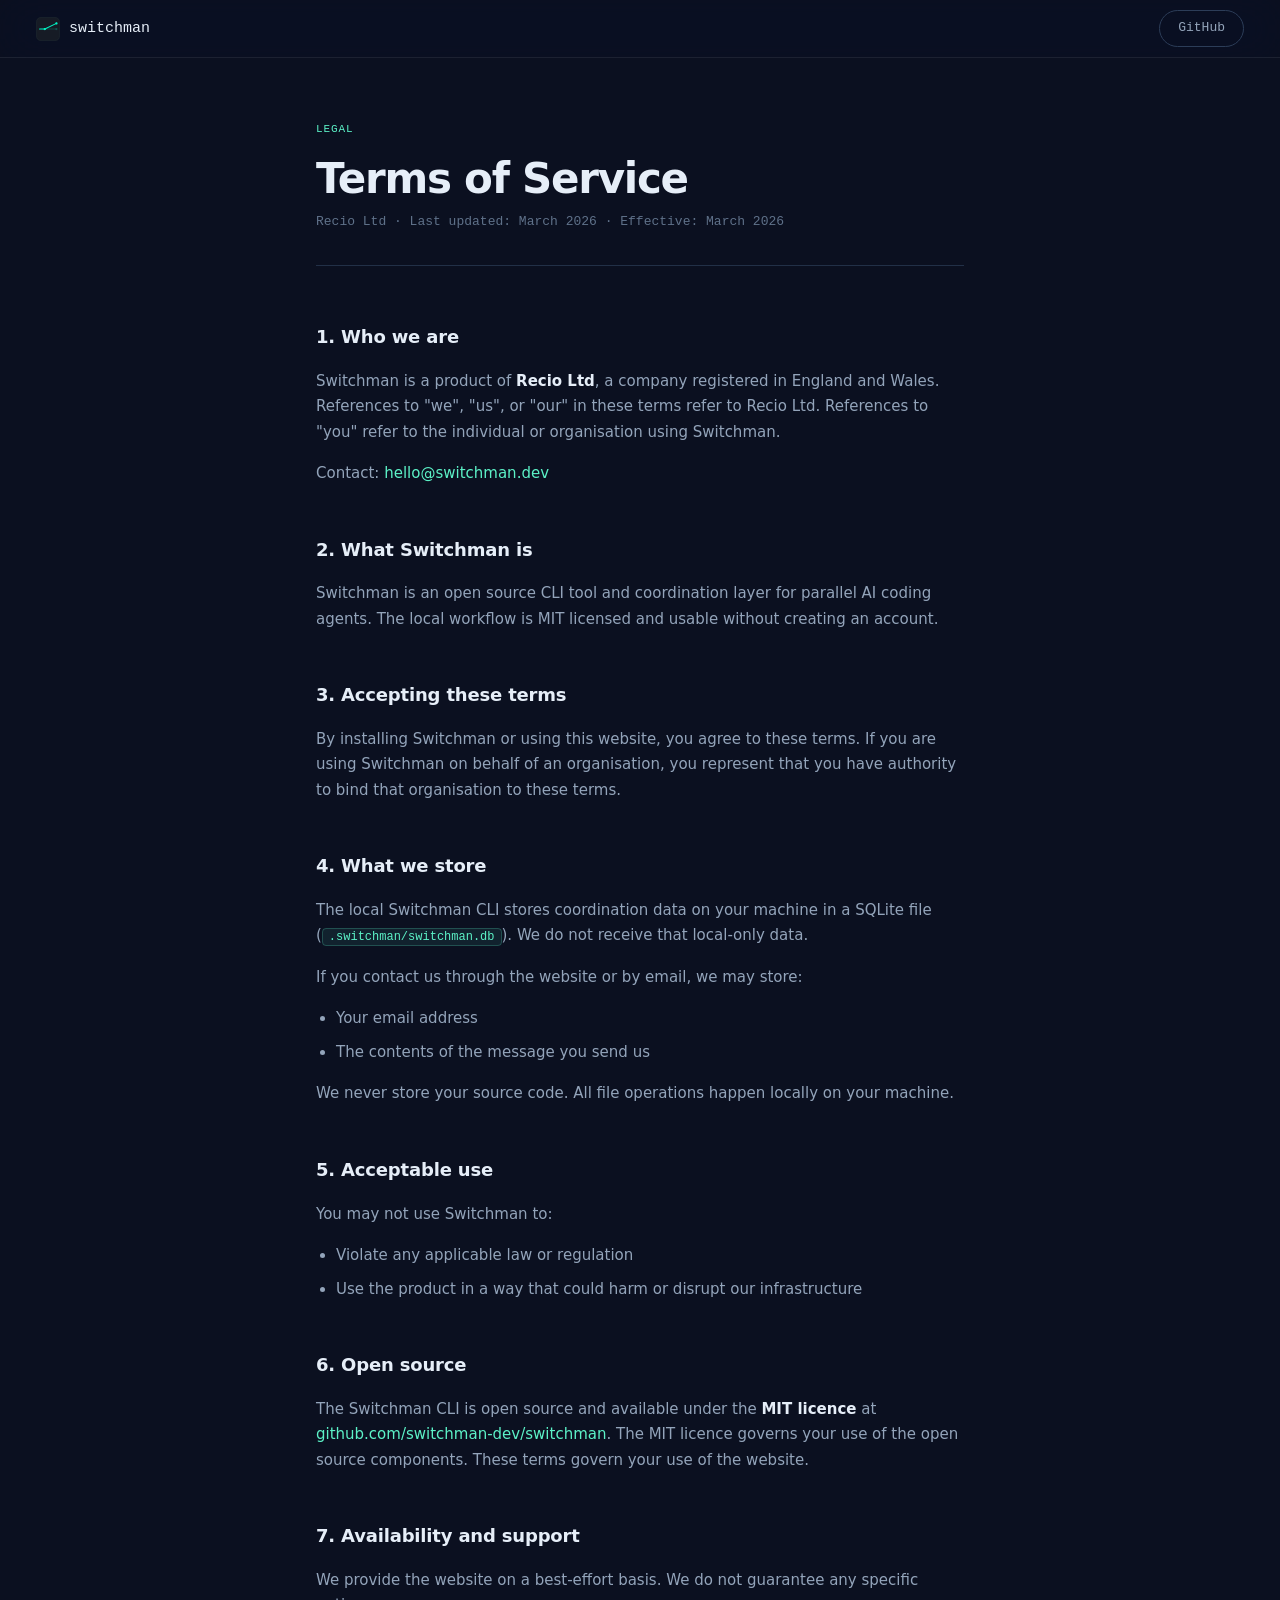
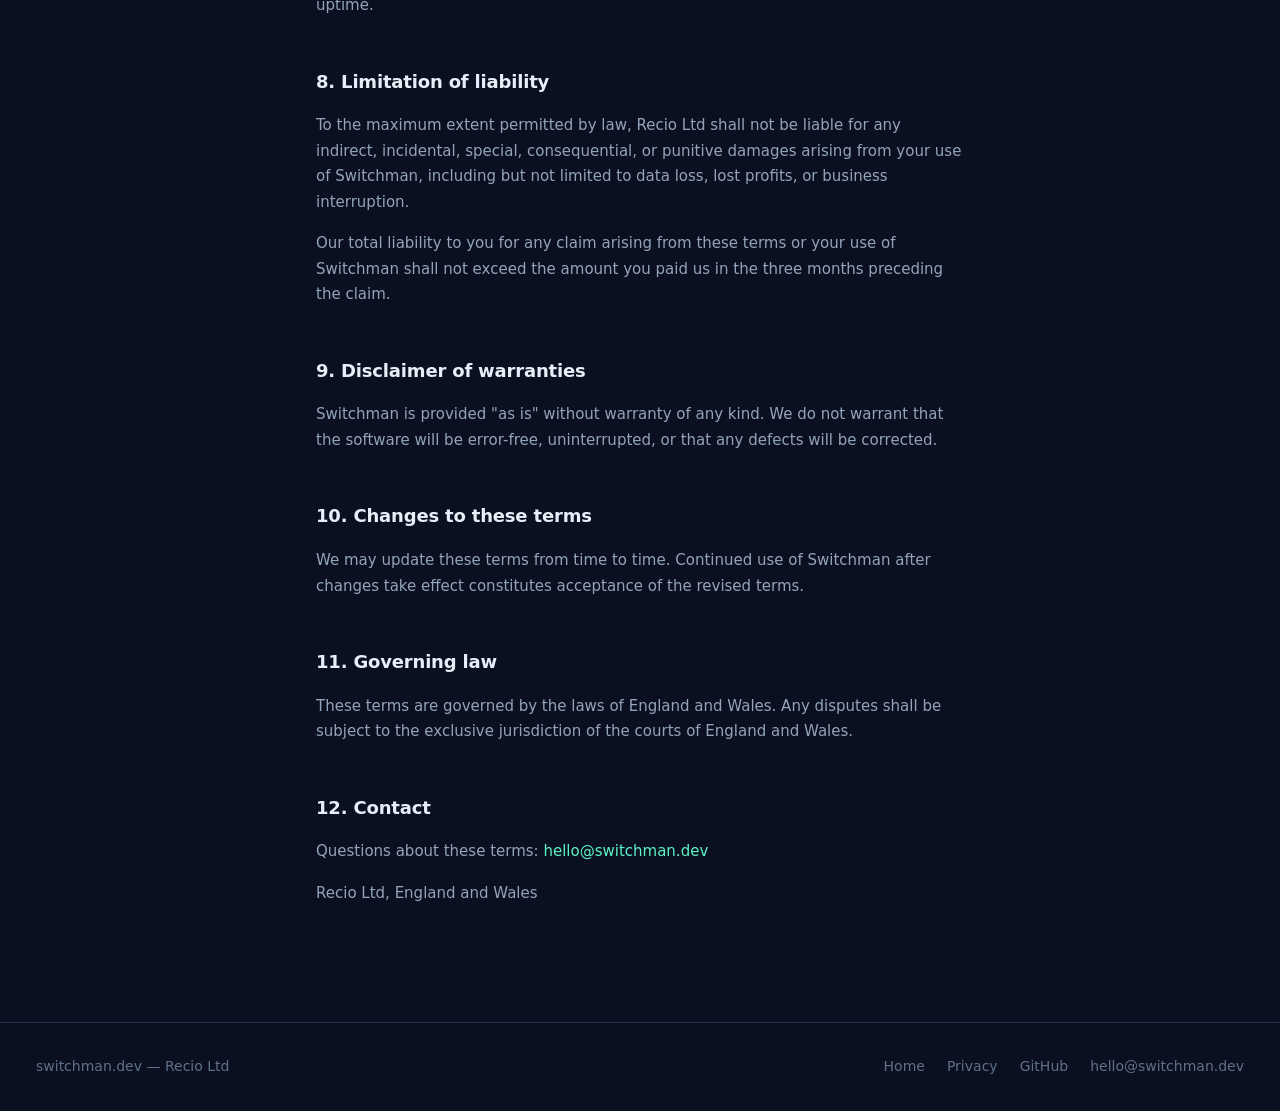
<file: terms/index.html>
<!DOCTYPE html>
<html lang="en">
<head>
  <meta charset="UTF-8">
  <meta name="viewport" content="width=device-width, initial-scale=1.0">
  <title>Terms of Service — Switchman</title>
  <meta name="description" content="Switchman Terms of Service — Recio Ltd">
  <style>
    *, *::before, *::after { box-sizing: border-box; margin: 0; padding: 0; }
    :root {
      --bg: #0b1020; --bg-card: #121a2b; --bg-raised: #182235;
      --border: #223047; --border-2: #2c3d58;
      --text: #e6eef8; --text-2: #93a4ba; --text-3: #5f7189;
      --accent: #5CF2C7; --accent-dim: rgba(92,242,199,0.08); --accent-border: rgba(92,242,199,0.22);
      --mono: 'JetBrains Mono','Fira Code',monospace;
      --sans: 'Inter',system-ui,sans-serif;
    }
    html { scroll-behavior: smooth; }
    body { background: var(--bg); color: var(--text); font-family: var(--sans); font-size: 15px; line-height: 1.7; overflow-x: hidden; -webkit-font-smoothing: antialiased; }

    nav { position: fixed; top: 0; left: 0; right: 0; z-index: 100; height: 58px; display: flex; align-items: center; justify-content: space-between; padding: 0 36px; background: rgba(11,16,32,0.65); border-bottom: 1px solid rgba(255,255,255,0.08); backdrop-filter: blur(24px) saturate(180%); }
    .logo { font-family: var(--mono); font-size: 15px; font-weight: 500; color: var(--text); text-decoration: none; display: flex; align-items: center; gap: 9px; }
    .nav-end { display: flex; gap: 10px; align-items: center; }
    .btn-nav-ghost { color: var(--text-2); text-decoration: none; font-size: 13px; font-family: var(--mono); border: 1px solid var(--border-2); padding: 6px 18px; border-radius: 99px; transition: color 0.15s, border-color 0.15s; }
    .btn-nav-ghost:hover { color: var(--text); border-color: var(--accent-border); }

    .page { max-width: 720px; margin: 0 auto; padding: 120px 36px 100px; }

    .page-kicker { font-family: var(--mono); font-size: 11px; letter-spacing: 0.08em; text-transform: uppercase; color: var(--accent); margin-bottom: 16px; }
    .page-title { font-size: clamp(28px, 4vw, 42px); font-weight: 600; letter-spacing: -0.03em; color: var(--text); margin-bottom: 8px; line-height: 1.15; }
    .page-meta { font-size: 13px; color: var(--text-3); font-family: var(--mono); margin-bottom: 56px; padding-bottom: 32px; border-bottom: 1px solid var(--border); }

    h2 { font-size: 18px; font-weight: 600; color: var(--text); margin: 48px 0 16px; letter-spacing: -0.01em; }
    h2:first-of-type { margin-top: 0; }
    p { color: var(--text-2); margin-bottom: 16px; }
    ul { color: var(--text-2); padding-left: 20px; margin-bottom: 16px; }
    li { margin-bottom: 8px; }
    a { color: var(--accent); text-decoration: none; }
    a:hover { text-decoration: underline; }
    strong { color: var(--text); font-weight: 600; }
    code { font-family: var(--mono); font-size: 12px; color: var(--accent); background: var(--accent-dim); border: 1px solid var(--accent-border); border-radius: 4px; padding: 1px 6px; }

    .divider { border: none; border-top: 1px solid var(--border); margin: 48px 0; }

    footer { border-top: 1px solid var(--border); padding: 32px 36px; display: flex; justify-content: space-between; align-items: center; font-size: 14px; color: var(--text-3); flex-wrap: wrap; gap: 12px; }
    footer a { color: var(--text-3); text-decoration: none; transition: color 0.15s; }
    footer a:hover { color: var(--text-2); }
    .footer-links { display: flex; gap: 22px; }

    @media (max-width: 600px) { .page { padding: 100px 20px 80px; } nav { padding: 0 20px; } footer { padding: 28px 20px; } }
  </style>
</head>
<body>

<nav>
  <a href="/" class="logo">
    <img src="../switchman-logo.svg" width="24" height="24" alt="Switchman">
    switchman
  </a>
  <div class="nav-end">
    <a href="https://github.com/switchman-dev/switchman" class="btn-nav-ghost">GitHub</a>
  </div>
</nav>

<div class="page">
  <div class="page-kicker">Legal</div>
  <h1 class="page-title">Terms of Service</h1>
  <div class="page-meta">
    Recio Ltd · Last updated: March 2026 · Effective: March 2026
  </div>

  <h2>1. Who we are</h2>
  <p>Switchman is a product of <strong>Recio Ltd</strong>, a company registered in England and Wales. References to "we", "us", or "our" in these terms refer to Recio Ltd. References to "you" refer to the individual or organisation using Switchman.</p>
  <p>Contact: <a href="mailto:hello@switchman.dev">hello@switchman.dev</a></p>

  <h2>2. What Switchman is</h2>
  <p>Switchman is an open source CLI tool and coordination layer for parallel AI coding agents. The local workflow is MIT licensed and usable without creating an account.</p>

  <h2>3. Accepting these terms</h2>
  <p>By installing Switchman or using this website, you agree to these terms. If you are using Switchman on behalf of an organisation, you represent that you have authority to bind that organisation to these terms.</p>

  <h2>4. What we store</h2>
  <p>The local Switchman CLI stores coordination data on your machine in a SQLite file (<code>.switchman/switchman.db</code>). We do not receive that local-only data.</p>
  <p>If you contact us through the website or by email, we may store:</p>
  <ul>
    <li>Your email address</li>
    <li>The contents of the message you send us</li>
  </ul>
  <p>We never store your source code. All file operations happen locally on your machine.</p>

  <h2>5. Acceptable use</h2>
  <p>You may not use Switchman to:</p>
  <ul>
    <li>Violate any applicable law or regulation</li>
    <li>Use the product in a way that could harm or disrupt our infrastructure</li>
  </ul>

  <h2>6. Open source</h2>
  <p>The Switchman CLI is open source and available under the <strong>MIT licence</strong> at <a href="https://github.com/switchman-dev/switchman">github.com/switchman-dev/switchman</a>. The MIT licence governs your use of the open source components. These terms govern your use of the website.</p>

  <h2>7. Availability and support</h2>
  <p>We provide the website on a best-effort basis. We do not guarantee any specific uptime.</p>

  <h2>8. Limitation of liability</h2>
  <p>To the maximum extent permitted by law, Recio Ltd shall not be liable for any indirect, incidental, special, consequential, or punitive damages arising from your use of Switchman, including but not limited to data loss, lost profits, or business interruption.</p>
  <p>Our total liability to you for any claim arising from these terms or your use of Switchman shall not exceed the amount you paid us in the three months preceding the claim.</p>

  <h2>9. Disclaimer of warranties</h2>
  <p>Switchman is provided "as is" without warranty of any kind. We do not warrant that the software will be error-free, uninterrupted, or that any defects will be corrected.</p>

  <h2>10. Changes to these terms</h2>
  <p>We may update these terms from time to time. Continued use of Switchman after changes take effect constitutes acceptance of the revised terms.</p>

  <h2>11. Governing law</h2>
  <p>These terms are governed by the laws of England and Wales. Any disputes shall be subject to the exclusive jurisdiction of the courts of England and Wales.</p>

  <h2>12. Contact</h2>
  <p>Questions about these terms: <a href="mailto:hello@switchman.dev">hello@switchman.dev</a></p>
  <p>Recio Ltd, England and Wales</p>
</div>

<footer>
  <span>switchman.dev — Recio Ltd</span>
  <div class="footer-links">
    <a href="/">Home</a>
    <a href="/privacy">Privacy</a>
    <a href="https://github.com/switchman-dev/switchman">GitHub</a>
    <a href="mailto:hello@switchman.dev">hello@switchman.dev</a>
  </div>
</footer>

</body>
</html>
</file>
